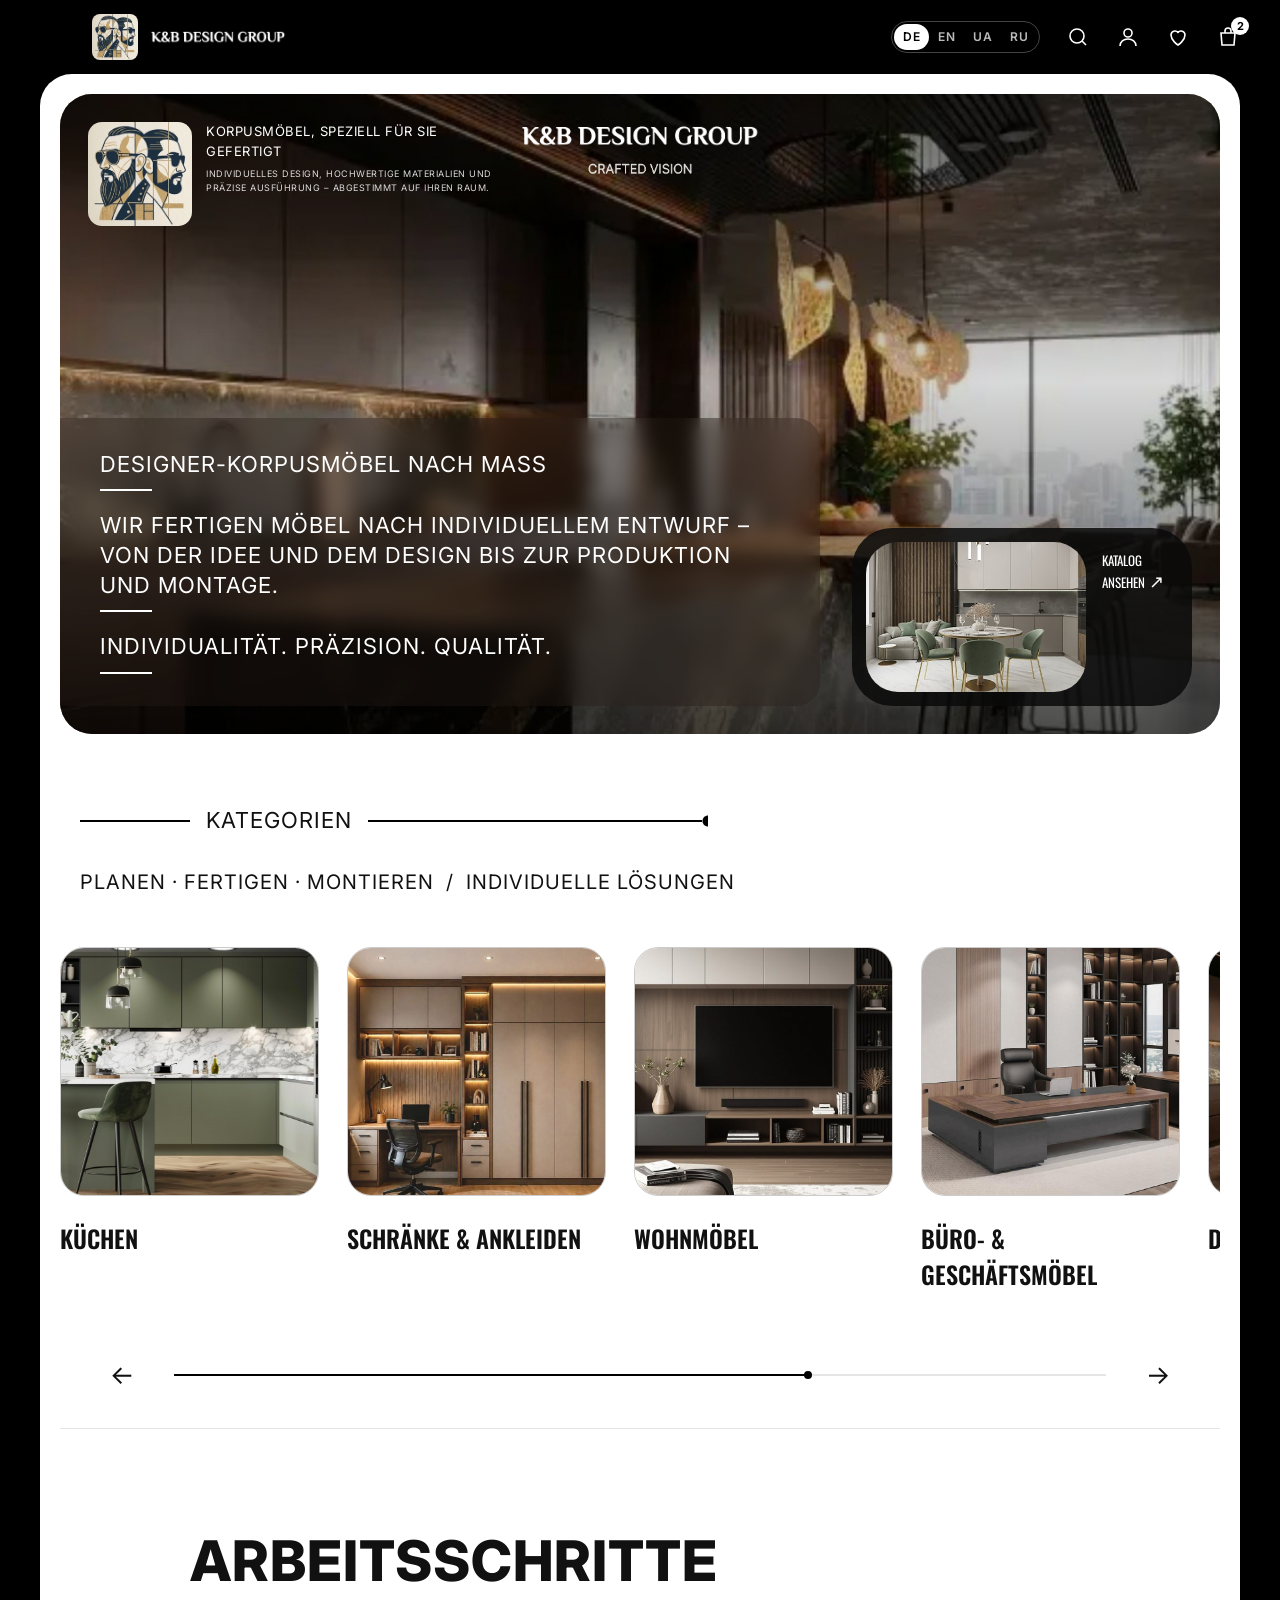
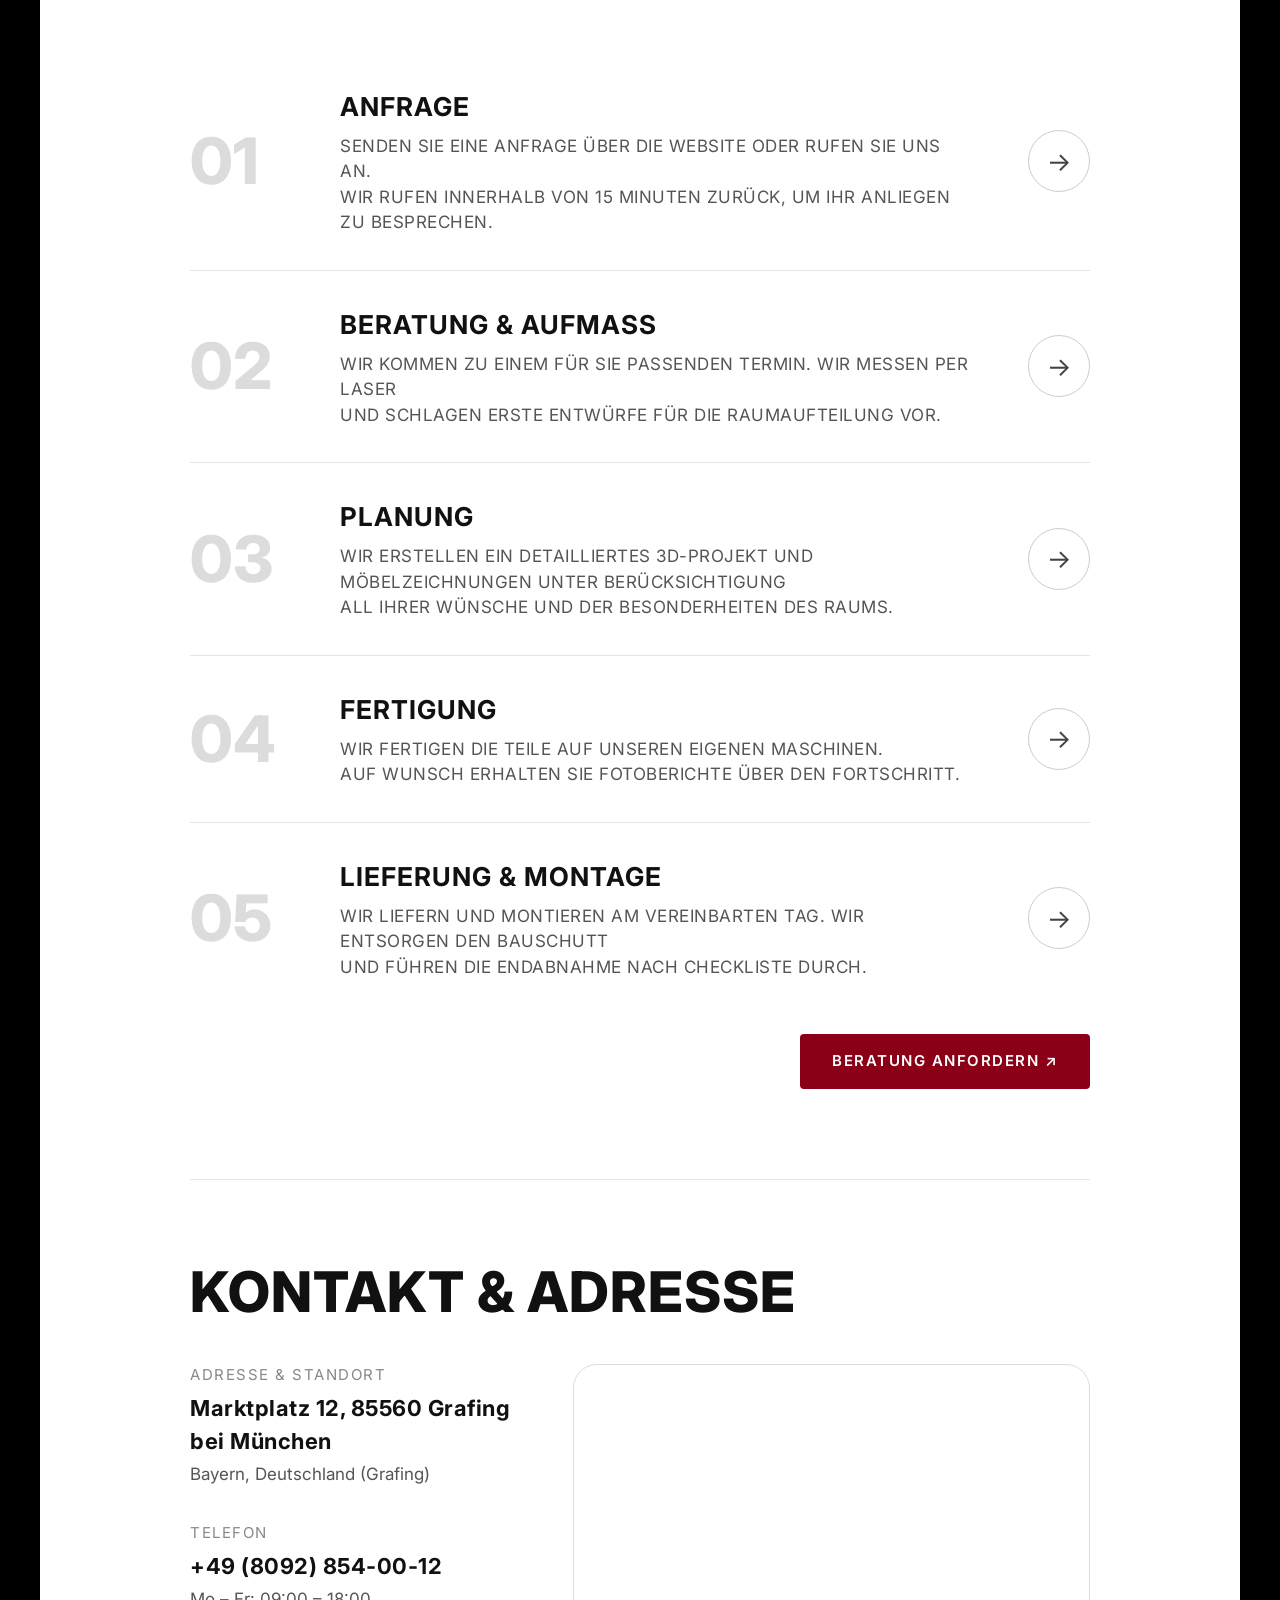
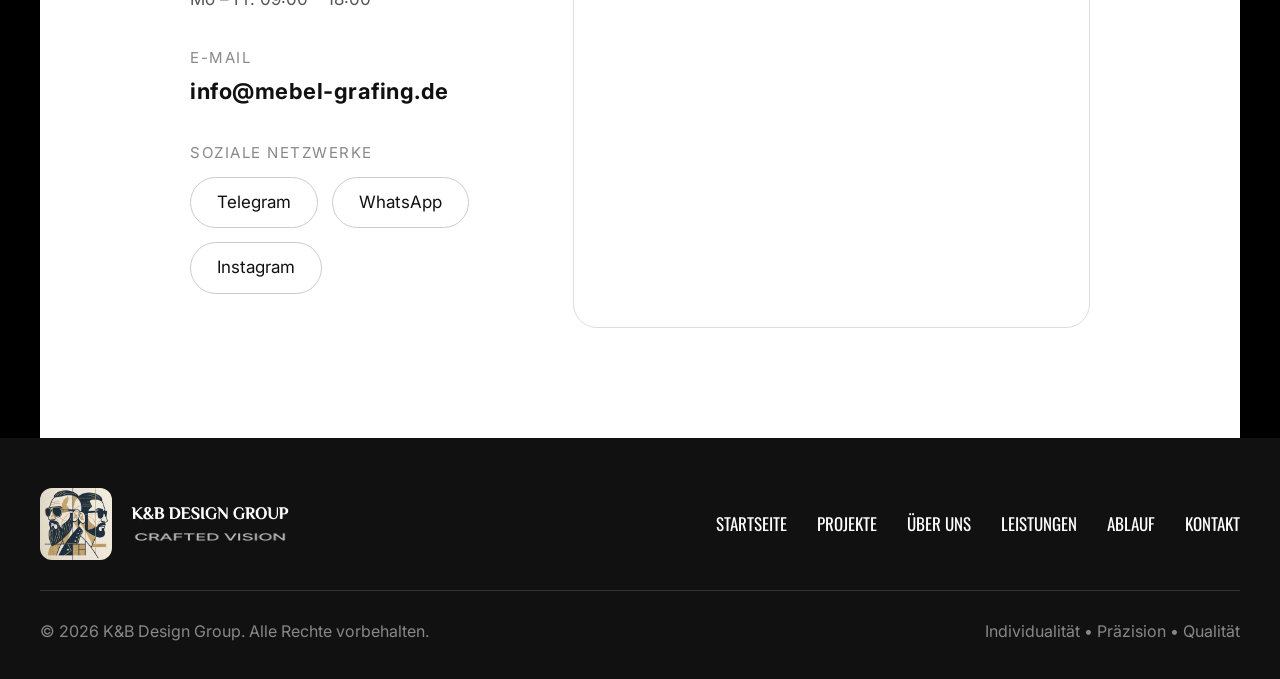
<file: index.html>
<!DOCTYPE html>
<html lang="de">
<head>
    <meta charset="UTF-8">
    <meta name="viewport" content="width=device-width, initial-scale=1.0">
    <title data-i18n="meta.index.title">K&amp;B Design Group | Korpusmöbel nach Maß in Grafing bei München</title>
    <meta name="description" content="Designer-Korpusmöbel nach Maß: Küchen, Schränke, Ankleiden, Möbel für Zuhause und Unternehmen. Grafing bei München." data-i18n-content="meta.index.desc">
    <link rel="icon" type="image/png" href="images/logo/favicon.png">

    <link rel="preconnect" href="https://fonts.googleapis.com">
    <link rel="preconnect" href="https://fonts.gstatic.com" crossorigin>
    <link href="https://fonts.googleapis.com/css2?family=Inter:wght@300;400;500;600;700;800&family=Oswald:wght@500;600;700&display=swap" rel="stylesheet">
    <link rel="stylesheet" href="css/style.css">
</head>
<body>

    <!-- ================= ШАПКА ================= -->
    <header class="site-header">
        <div class="site-header__inner">
            <button class="burger" aria-label="Menü" data-i18n-aria="aria.menu"><span></span><span></span><span></span></button>

            <a href="index.html" class="header-logo" aria-label="Zur Startseite" data-i18n-aria="aria.homeLogo">
                <img class="header-logo__emblem" src="images/logo/logo-emblem.jpg" alt="K&amp;B Design Group">
                <img class="header-logo__name" src="images/logo/logo-name-white.png" alt="K&amp;B Design Group">
            </a>

            <nav class="nav">
                <a href="index.html" data-i18n="nav.home">Startseite</a>
                <a href="projects.html" data-i18n="nav.projects">Projekte</a>
                <a href="about.html" data-i18n="nav.about">Über uns</a>
                <a href="services.html" data-i18n="nav.services">Leistungen</a>
                <a href="process.html" data-i18n="nav.process">Ablauf</a>
                <a href="contacts.html" data-i18n="nav.contacts">Kontakt</a>
            </nav>

            <div class="header-right">
                <!-- Переключатель языков: data-lang = код языка из js/i18n.js -->
                <div class="lang-switch" role="group" aria-label="Sprache wählen" data-i18n-aria="aria.lang">
                    <button data-lang="de" class="is-active">DE</button>
                    <button data-lang="en">EN</button>
                    <button data-lang="uk">UA</button>
                    <button data-lang="ru">RU</button>
                </div>

                <div class="header-icons">
                    <a href="#" aria-label="Suche" data-i18n-aria="aria.search"><svg viewBox="0 0 24 24" fill="none" stroke="currentColor" stroke-width="1.6"><circle cx="11" cy="11" r="7"/><path d="m20 20-4-4"/></svg></a>
                    <a href="#" aria-label="Profil" data-i18n-aria="aria.profile"><svg viewBox="0 0 24 24" fill="none" stroke="currentColor" stroke-width="1.6"><circle cx="12" cy="8" r="4"/><path d="M4 21c0-4.4 3.6-7 8-7s8 2.6 8 7"/></svg></a>
                    <a href="#" aria-label="Merkliste" data-i18n-aria="aria.favorites"><svg viewBox="0 0 24 24" fill="none" stroke="currentColor" stroke-width="1.6"><path d="M12 20s-7-4.4-7-10a4 4 0 0 1 7-2.6A4 4 0 0 1 19 10c0 5.6-7 10-7 10Z"/></svg></a>
                    <a href="#" aria-label="Warenkorb" data-i18n-aria="aria.cart"><svg viewBox="0 0 24 24" fill="none" stroke="currentColor" stroke-width="1.6"><path d="M5 8h14l-1 12H6L5 8Z"/><path d="M9 8V6a3 3 0 0 1 6 0v2"/></svg><span class="cart-badge">2</span></a>
                </div>
            </div>
        </div>
    </header>

    <main class="page">
        <div class="page__inner">

            <!-- ================= ГЛАВНЫЙ ЭКРАН ================= -->
            <section class="hero">
                <div class="hero__top">
                    <div class="brand">
                        <img class="logo-badge" src="images/logo/logo-emblem.jpg" alt="K&amp;B Design Group">
                        <div class="brand__text">
                            <span data-i18n="brand.tagline">Korpusmöbel, speziell für Sie gefertigt</span>
                            <small data-i18n="brand.taglineSmall">Individuelles Design, hochwertige Materialien und präzise Ausführung – abgestimmt auf Ihren Raum.</small>
                        </div>
                    </div>
                    <div class="company-name">
                        <img class="company-name__title" src="images/logo/logo-name-white.png" alt="K&amp;B Design Group">
                        <img class="company-name__slogan" src="images/logo/logo-slogan-white.png" alt="Crafted Vision">
                    </div>
                    <div></div>
                </div>

                <div class="hero__bottom">
                    <div class="hero__glass">
                        <p data-i18n="hero.l1">Designer-Korpusmöbel nach Maß</p>
                        <p data-i18n="hero.l2">Wir fertigen Möbel nach individuellem Entwurf –<br>von der Idee und dem Design bis zur Produktion und Montage.</p>
                        <p data-i18n="hero.l3">Individualität. Präzision. Qualität.</p>
                    </div>

                    <a href="projects.html" class="catalog-card">
                        <img src="images/catalog-thumb.jpg" alt="Beispiel für ein Interieur" data-i18n-alt="hero.catalogAlt">
                        <span data-i18n="hero.catalog">Katalog<br>ansehen</span>
                    </a>
                </div>
            </section>

            <!-- ================= КАТЕГОРИИ ================= -->
            <section class="categories" data-slider>
                <div class="categories__head">
                    <div class="categories__label" data-i18n="cat.label">Kategorien</div>
                    <div class="categories__slogan" data-i18n="cat.slogan">Planen · Fertigen · Montieren &nbsp;/&nbsp; Individuelle Lösungen</div>
                </div>

                <div class="slider">
                    <a href="services.html#kitchens" class="cat-card">
                        <img src="images/cat-kitchens.jpg" alt="Küchen" data-i18n-alt="cat.kitchens">
                        <h3 data-i18n="cat.kitchens">Küchen</h3>
                    </a>
                    <a href="services.html#wardrobes" class="cat-card">
                        <img src="images/cat-wardrobes.jpg" alt="Schränke & Ankleiden" data-i18n-alt="cat.wardrobes">
                        <h3 data-i18n="cat.wardrobes">Schränke &amp; Ankleiden</h3>
                    </a>
                    <a href="services.html#home" class="cat-card">
                        <img src="images/cat-home.jpg" alt="Wohnmöbel" data-i18n-alt="cat.home">
                        <h3 data-i18n="cat.home">Wohnmöbel</h3>
                    </a>
                    <a href="services.html#business" class="cat-card">
                        <img src="images/cat-business.jpg" alt="Büro- & Geschäftsmöbel" data-i18n-alt="cat.business">
                        <h3 data-i18n="cat.business">Büro- &amp; Geschäftsmöbel</h3>
                    </a>
                    <a href="services.html#kitchens" class="cat-card">
                        <img src="images/kitchen-premium.jpg" alt="Designerküchen" data-i18n-alt="cat.designKitchens">
                        <h3 data-i18n="cat.designKitchens">Designerküchen</h3>
                    </a>
                    <a href="services.html#wardrobes" class="cat-card">
                        <img src="images/wardrobe-premium.jpg" alt="Ankleidesysteme" data-i18n-alt="cat.closetSystems">
                        <h3 data-i18n="cat.closetSystems">Ankleidesysteme</h3>
                    </a>
                </div>

                <div class="slider-controls">
                    <button data-prev aria-label="Zurück" data-i18n-aria="aria.prev">&larr;</button>
                    <div class="slider-progress"><div class="slider-progress__bar"></div></div>
                    <button data-next aria-label="Weiter" data-i18n-aria="aria.next">&rarr;</button>
                </div>
            </section>

            <!-- ================= ЭТАПЫ РАБОТЫ ================= -->
            <section class="steps">
                <h2 class="steps__title" data-i18n="steps.title">Arbeitsschritte</h2>

                <ol class="steps__list">
                    <li class="step">
                        <button class="step__head">
                            <span class="step__num">01</span>
                            <span class="step__info">
                                <span class="step__title" data-i18n="step1.title">Anfrage</span>
                                <span class="step__text" data-i18n="step1.text">Senden Sie eine Anfrage über die Website oder rufen Sie uns an.<br>Wir rufen innerhalb von 15 Minuten zurück, um Ihr Anliegen zu besprechen.</span>
                            </span>
                            <span class="step__arrow">&rarr;</span>
                        </button>
                        <div class="step__more" data-i18n="step1.more">Wir klären, welche Möbel Sie benötigen, ungefähre Maße, Termine und Budget. Gerne können Sie direkt Fotos des Raums oder eine Skizze schicken.</div>
                    </li>
                    <li class="step">
                        <button class="step__head">
                            <span class="step__num">02</span>
                            <span class="step__info">
                                <span class="step__title" data-i18n="step2.title">Beratung &amp; Aufmaß</span>
                                <span class="step__text" data-i18n="step2.text">Wir kommen zu einem für Sie passenden Termin. Wir messen per Laser<br>und schlagen erste Entwürfe für die Raumaufteilung vor.</span>
                            </span>
                            <span class="step__arrow">&rarr;</span>
                        </button>
                        <div class="step__more" data-i18n="step2.more">Der Designer zeigt Ihnen Muster von Materialien, Fronten und Beschlägen direkt vor Ort.</div>
                    </li>
                    <li class="step">
                        <button class="step__head">
                            <span class="step__num">03</span>
                            <span class="step__info">
                                <span class="step__title" data-i18n="step3.title">Planung</span>
                                <span class="step__text" data-i18n="step3.text">Wir erstellen ein detailliertes 3D-Projekt und Möbelzeichnungen unter Berücksichtigung<br>all Ihrer Wünsche und der Besonderheiten des Raums.</span>
                            </span>
                            <span class="step__arrow">&rarr;</span>
                        </button>
                        <div class="step__more" data-i18n="step3.more">Sie erhalten eine Visualisierung und einen genauen Kostenvoranschlag. Der Preis wird im Vertrag festgeschrieben.</div>
                    </li>
                    <li class="step">
                        <button class="step__head">
                            <span class="step__num">04</span>
                            <span class="step__info">
                                <span class="step__title" data-i18n="step4.title">Fertigung</span>
                                <span class="step__text" data-i18n="step4.text">Wir fertigen die Teile auf unseren eigenen Maschinen.<br>Auf Wunsch erhalten Sie Fotoberichte über den Fortschritt.</span>
                            </span>
                            <span class="step__arrow">&rarr;</span>
                        </button>
                        <div class="step__more" data-i18n="step4.more">Die Qualitätskontrolle erfolgt in jeder Phase der Produktion.</div>
                    </li>
                    <li class="step">
                        <button class="step__head">
                            <span class="step__num">05</span>
                            <span class="step__info">
                                <span class="step__title" data-i18n="step5.title">Lieferung &amp; Montage</span>
                                <span class="step__text" data-i18n="step5.text">Wir liefern und montieren am vereinbarten Tag. Wir entsorgen den Bauschutt<br>und führen die Endabnahme nach Checkliste durch.</span>
                            </span>
                            <span class="step__arrow">&rarr;</span>
                        </button>
                        <div class="step__more" data-i18n="step5.more">Nach der Montage – Garantieservice und Justierung der Beschläge.</div>
                    </li>
                </ol>
                <div class="steps__cta">
                    <a href="#" class="btn" data-modal-open data-i18n="cta.consult">Beratung anfordern ↗</a>
                </div>
            </section>

            <!-- ================= КОНТАКТЫ ================= -->
            <section class="contacts-light">
                <h2 class="steps__title" data-i18n="contacts.title">Kontakt &amp; Adresse</h2>

                <div class="contacts-grid">
                    <div>
                        <div class="contact-item">
                            <div class="contact-item__label" data-i18n="contacts.addressLabel">Adresse &amp; Standort</div>
                            <div class="contact-item__value">Marktplatz 12, 85560 Grafing bei München</div>
                            <div class="contact-item__sub" data-i18n="contacts.region">Bayern, Deutschland (Grafing)</div>
                        </div>
                        <div class="contact-item">
                            <div class="contact-item__label" data-i18n="contacts.phoneLabel">Telefon</div>
                            <a href="tel:+498092854012" class="contact-item__value">+49 (8092) 854-00-12</a>
                            <div class="contact-item__sub" data-i18n="contacts.hours">Mo – Fr: 09:00 – 18:00</div>
                        </div>
                        <div class="contact-item">
                            <div class="contact-item__label" data-i18n="contacts.emailLabel">E-Mail</div>
                            <a href="mailto:info@mebel-grafing.de" class="contact-item__value">info@mebel-grafing.de</a>
                        </div>
                        <div class="contact-item">
                            <div class="contact-item__label" data-i18n="contacts.socialLabel">Soziale Netzwerke</div>
                            <div class="socials">
                                <a href="#" class="social-btn">Telegram</a>
                                <a href="#" class="social-btn">WhatsApp</a>
                                <a href="#" class="social-btn">Instagram</a>
                            </div>
                        </div>
                    </div>

                    <div class="map">
                        <iframe src="https://www.openstreetmap.org/export/embed.html?bbox=11.9580%2C48.0410%2C11.9800%2C48.0500&amp;layer=mapnik&amp;marker=48.0456%2C11.9690" title="Karte: Grafing bei München" data-i18n-title="contacts.map" loading="lazy"></iframe>
                    </div>
                </div>
            </section>

        </div>
    </main>

    <!-- ================= ПОДВАЛ ================= -->
    <footer class="site-footer">
        <div class="container">
            <div class="site-footer__top">
                <a href="index.html" class="footer-brand" aria-label="Zur Startseite" data-i18n-aria="aria.homeLogo">
                    <img class="footer-brand__emblem" src="images/logo/logo-emblem.jpg" alt="">
                    <span class="footer-brand__text">
                        <img class="footer-brand__name" src="images/logo/logo-name-white.png" alt="K&amp;B Design Group">
                        <img class="footer-brand__slogan" src="images/logo/logo-slogan-white.png" alt="Crafted Vision">
                    </span>
                </a>
                <nav class="site-footer__nav">
                    <a href="index.html" data-i18n="nav.home">Startseite</a>
                    <a href="projects.html" data-i18n="nav.projects">Projekte</a>
                    <a href="about.html" data-i18n="nav.about">Über uns</a>
                    <a href="services.html" data-i18n="nav.services">Leistungen</a>
                    <a href="process.html" data-i18n="nav.process">Ablauf</a>
                    <a href="contacts.html" data-i18n="nav.contacts">Kontakt</a>
                </nav>
            </div>
            <div class="site-footer__bottom">
                <span>© <span data-year></span> K&amp;B Design Group. <span data-i18n="footer.rights">Alle Rechte vorbehalten.</span></span>
                <span data-i18n="footer.values">Individualität • Präzision • Qualität</span>
            </div>
        </div>
    </footer>

    <!-- ================= МОДАЛЬНОЕ ОКНО ================= -->
    <div class="modal" id="modal">
        <div class="modal__box">
            <button class="modal__close" aria-label="Schließen" data-i18n-aria="aria.close">&times;</button>
            <h2 data-i18n="modal.title">Beratung anfordern</h2>
            <p data-i18n="modal.text">Hinterlassen Sie Ihre Kontaktdaten – wir rufen Sie innerhalb von 15 Minuten zurück.</p>
            <form class="form">
                <input type="text" name="name" placeholder="Ihr Name" data-i18n-placeholder="form.name" required>
                <input type="tel" name="phone" placeholder="Telefon" data-i18n-placeholder="form.phone" required>
                <textarea name="message" placeholder="Was möchten Sie bestellen?" data-i18n-placeholder="form.message"></textarea>
                <button type="submit" class="btn" data-i18n="form.submit">Anfrage senden</button>
                <div class="form__success" data-i18n="form.success">Vielen Dank! Wir melden uns in Kürze bei Ihnen.</div>
                <div class="form__agree" data-i18n="form.agree">Mit dem Absenden stimmen Sie der Verarbeitung Ihrer personenbezogenen Daten zu.</div>
            </form>
        </div>
    </div>

    <!-- Сначала переводы, потом остальные скрипты -->
    <script src="js/i18n.js"></script>
    <script src="js/main.js"></script>
</body>
</html>
</file>
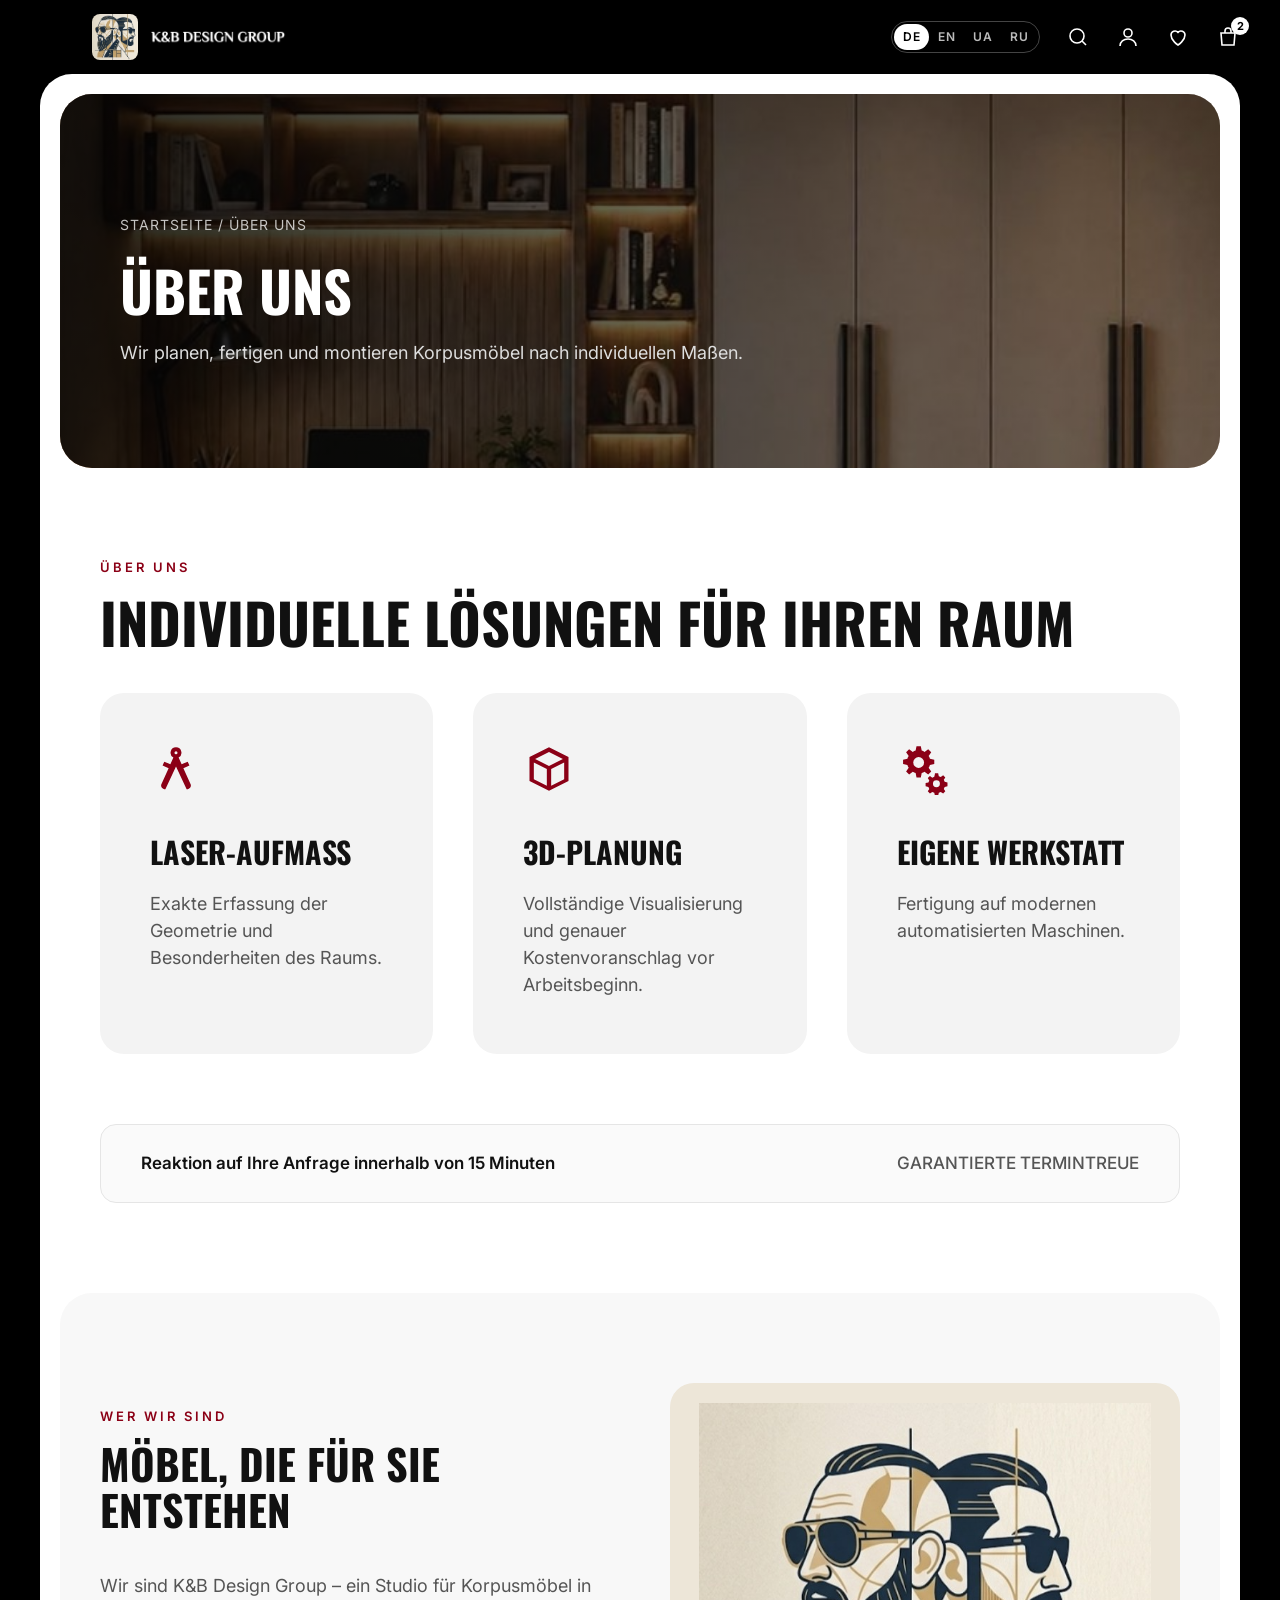
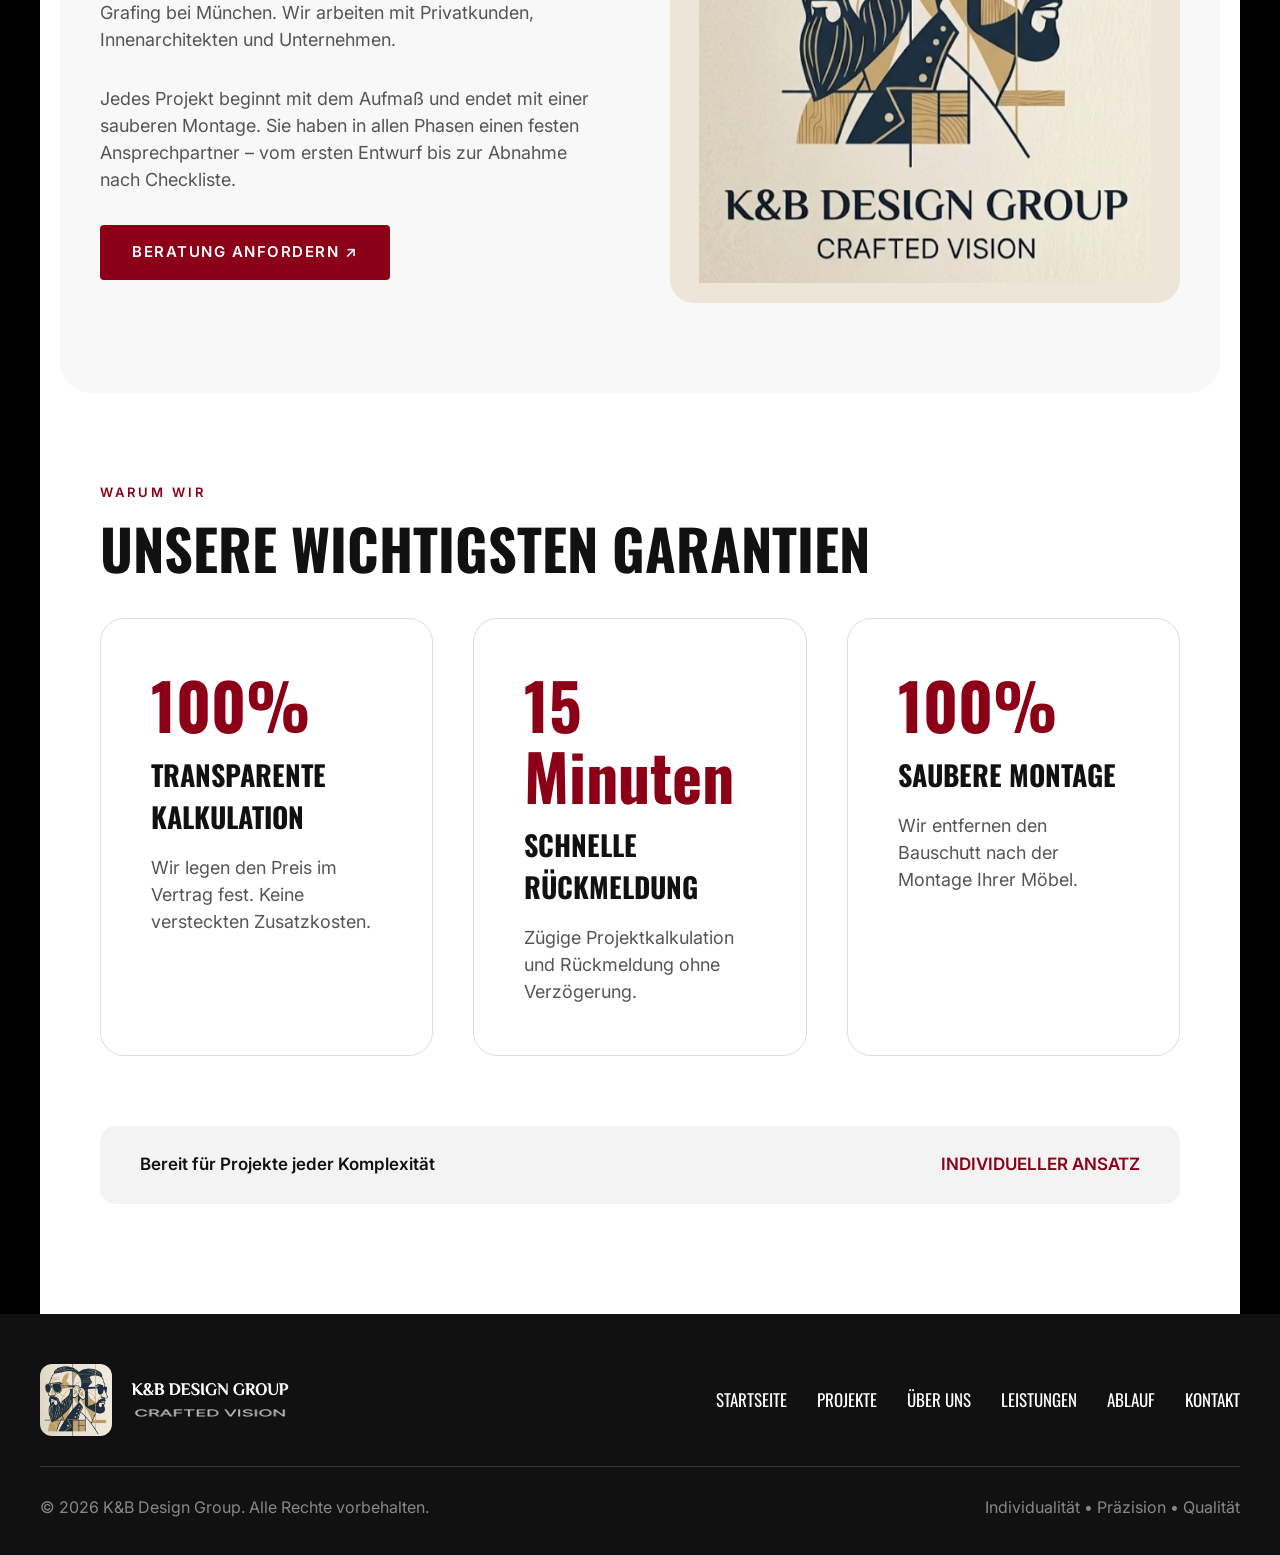
<file: about.html>
<!DOCTYPE html>
<html lang="de">
<head>
    <meta charset="UTF-8">
    <meta name="viewport" content="width=device-width, initial-scale=1.0">
    <title data-i18n="meta.about.title">Über uns | K&amp;B Design Group</title>
    <meta name="description" content="Über das Studio: Laser-Aufmaß, 3D-Planung, eigene Werkstatt und Garantien." data-i18n-content="meta.about.desc">
    <link rel="icon" type="image/png" href="images/logo/favicon.png">

    <link rel="preconnect" href="https://fonts.googleapis.com">
    <link rel="preconnect" href="https://fonts.gstatic.com" crossorigin>
    <link href="https://fonts.googleapis.com/css2?family=Inter:wght@300;400;500;600;700;800&family=Oswald:wght@500;600;700&display=swap" rel="stylesheet">
    <link rel="stylesheet" href="css/style.css">
</head>
<body>

    <!-- ================= ШАПКА ================= -->
    <header class="site-header">
        <div class="site-header__inner">
            <button class="burger" aria-label="Menü" data-i18n-aria="aria.menu"><span></span><span></span><span></span></button>

            <a href="index.html" class="header-logo" aria-label="Zur Startseite" data-i18n-aria="aria.homeLogo">
                <img class="header-logo__emblem" src="images/logo/logo-emblem.jpg" alt="K&amp;B Design Group">
                <img class="header-logo__name" src="images/logo/logo-name-white.png" alt="K&amp;B Design Group">
            </a>

            <nav class="nav">
                <a href="index.html" data-i18n="nav.home">Startseite</a>
                <a href="projects.html" data-i18n="nav.projects">Projekte</a>
                <a href="about.html" data-i18n="nav.about">Über uns</a>
                <a href="services.html" data-i18n="nav.services">Leistungen</a>
                <a href="process.html" data-i18n="nav.process">Ablauf</a>
                <a href="contacts.html" data-i18n="nav.contacts">Kontakt</a>
            </nav>

            <div class="header-right">
                <!-- Переключатель языков: data-lang = код языка из js/i18n.js -->
                <div class="lang-switch" role="group" aria-label="Sprache wählen" data-i18n-aria="aria.lang">
                    <button data-lang="de" class="is-active">DE</button>
                    <button data-lang="en">EN</button>
                    <button data-lang="uk">UA</button>
                    <button data-lang="ru">RU</button>
                </div>

                <div class="header-icons">
                    <a href="#" aria-label="Suche" data-i18n-aria="aria.search"><svg viewBox="0 0 24 24" fill="none" stroke="currentColor" stroke-width="1.6"><circle cx="11" cy="11" r="7"/><path d="m20 20-4-4"/></svg></a>
                    <a href="#" aria-label="Profil" data-i18n-aria="aria.profile"><svg viewBox="0 0 24 24" fill="none" stroke="currentColor" stroke-width="1.6"><circle cx="12" cy="8" r="4"/><path d="M4 21c0-4.4 3.6-7 8-7s8 2.6 8 7"/></svg></a>
                    <a href="#" aria-label="Merkliste" data-i18n-aria="aria.favorites"><svg viewBox="0 0 24 24" fill="none" stroke="currentColor" stroke-width="1.6"><path d="M12 20s-7-4.4-7-10a4 4 0 0 1 7-2.6A4 4 0 0 1 19 10c0 5.6-7 10-7 10Z"/></svg></a>
                    <a href="#" aria-label="Warenkorb" data-i18n-aria="aria.cart"><svg viewBox="0 0 24 24" fill="none" stroke="currentColor" stroke-width="1.6"><path d="M5 8h14l-1 12H6L5 8Z"/><path d="M9 8V6a3 3 0 0 1 6 0v2"/></svg><span class="cart-badge">2</span></a>
                </div>
            </div>
        </div>
    </header>

    <main class="page">
        <div class="page__inner">

            <!-- Шапка страницы -->
            <section class="page-hero" style="background-image: url('images/cat-wardrobes.jpg');">
                <div class="breadcrumbs"><a href="index.html" data-i18n="nav.home">Startseite</a> / <span data-i18n="nav.about">Über uns</span></div>
                <br>
                <h1 class="title" data-i18n="nav.about">Über uns</h1>
                <p class="lead" style="color:#ddd;" data-i18n="about.heroLead">Wir planen, fertigen und montieren Korpusmöbel nach individuellen Maßen.</p>
            </section>

            <!-- Индивидуальные решения -->
            <section class="section">
                <div class="container">
                    <span class="eyebrow" data-i18n="nav.about">Über uns</span>
                    <h2 class="title" data-i18n="about.title">Individuelle Lösungen für Ihren Raum</h2>

                    <div class="features">
                        <div class="feature">
                            <svg viewBox="0 0 24 24" fill="currentColor"><path d="M12 2a2.5 2.5 0 0 1 1.2 4.7l1.4 3.1 2.8-1.2.8 1.8-2.8 1.2 3.3 7.3c.5 1-.1 2.2-1.2 2.4l-.6.1-4.9-10.6-4.9 10.6-.6-.1c-1.1-.2-1.7-1.4-1.2-2.4l3.3-7.3-2.8-1.2.8-1.8 2.8 1.2 1.4-3.1A2.5 2.5 0 0 1 12 2Zm0 1.8a.7.7 0 1 0 0 1.4.7.7 0 0 0 0-1.4Z"/></svg>
                            <h3 data-i18n="feat1.title">Laser-Aufmaß</h3>
                            <p data-i18n="feat1.text">Exakte Erfassung der Geometrie und Besonderheiten des Raums.</p>
                        </div>
                        <div class="feature">
                            <svg viewBox="0 0 24 24" fill="currentColor"><path d="M12 2 3 6.5v11L12 22l9-4.5v-11L12 2Zm0 2.2 6.4 3.2L12 10.6 5.6 7.4 12 4.2ZM5 9l6 3v7.7l-6-3V9Zm8 10.7V12l6-3v7.7l-6 3Z"/></svg>
                            <h3 data-i18n="feat2.title">3D&#8209;Planung</h3>
                            <p data-i18n="feat2.text">Vollständige Visualisierung und genauer Kostenvoranschlag vor Arbeitsbeginn.</p>
                        </div>
                        <div class="feature">
                            <svg viewBox="0 0 24 24" fill="currentColor"><path d="M9 1.5h2l.4 2a5 5 0 0 1 1.3.6l1.7-1.2 1.4 1.4-1.2 1.7c.3.4.5.8.6 1.3l2 .4v2l-2 .4a5 5 0 0 1-.6 1.3l1.2 1.7-1.4 1.4-1.7-1.2a5 5 0 0 1-1.3.6l-.4 2H9l-.4-2a5 5 0 0 1-1.3-.6l-1.7 1.2-1.4-1.4 1.2-1.7a5 5 0 0 1-.6-1.3l-2-.4v-2l2-.4c.1-.5.3-.9.6-1.3L4.2 4.3l1.4-1.4 1.7 1.2c.4-.3.8-.5 1.3-.6l.4-2ZM10 6.5a2.5 2.5 0 1 0 0 5 2.5 2.5 0 0 0 0-5Zm7.5 7.5h1.5l.3 1.3.9.4 1.1-.8 1 1-.7 1.1.4.9 1.3.3V20l-1.3.3-.4.9.7 1.1-1 1-1.1-.7-.9.4-.3 1.3h-1.5l-.3-1.3-.9-.4-1.1.7-1-1 .7-1.1-.4-.9-1.3-.3v-1.5l1.3-.3.4-.9-.7-1.1 1-1 1.1.8.9-.4.3-1.3Zm.7 3.2a1.6 1.6 0 1 0 0 3.2 1.6 1.6 0 0 0 0-3.2Z"/></svg>
                            <h3 data-i18n="feat3.title">Eigene Werkstatt</h3>
                            <p data-i18n="feat3.text">Fertigung auf modernen automatisierten Maschinen.</p>
                        </div>
                    </div>

                    <div class="info-bar info-bar--outline">
                        <span data-i18n="about.bar1">Reaktion auf Ihre Anfrage innerhalb von 15 Minuten</span>
                        <span data-i18n="about.bar2">Garantierte Termintreue</span>
                    </div>
                </div>
            </section>

            <!-- Кто мы -->
            <section class="section section--light" style="border-radius: 32px;">
                <div class="container about-split">
                    <div>
                        <span class="eyebrow" data-i18n="about.whoEyebrow">Wer wir sind</span>
                        <h2 class="title title--sm" data-i18n="about.whoTitle">Möbel, die für Sie entstehen</h2>
                        <p class="lead" data-i18n="about.whoText1">Wir sind K&amp;B Design Group – ein Studio für Korpusmöbel in Grafing bei München. Wir arbeiten mit Privatkunden, Innenarchitekten und Unternehmen.</p>
                        <p class="lead" data-i18n="about.whoText2">Jedes Projekt beginnt mit dem Aufmaß und endet mit einer sauberen Montage. Sie haben in allen Phasen einen festen Ansprechpartner – vom ersten Entwurf bis zur Abnahme nach Checkliste.</p>
                        <a href="#" class="btn" data-modal-open data-i18n="cta.consult">Beratung anfordern ↗</a>
                    </div>
                    <img class="about-logo" src="images/logo/logo-full.jpg" alt="K&amp;B Design Group — Crafted Vision">
                </div>
            </section>

            <!-- Гарантии -->
            <section class="section">
                <div class="container">
                    <span class="eyebrow" data-i18n="guar.eyebrow">Warum wir</span>
                    <h2 class="title" data-i18n="guar.title">Unsere wichtigsten Garantien</h2>

                    <div class="guarantees">
                        <div class="guarantee">
                            <div class="guarantee__num">100%</div>
                            <h3 data-i18n="guar1.title">Transparente Kalkulation</h3>
                            <p data-i18n="guar1.text">Wir legen den Preis im Vertrag fest. Keine versteckten Zusatzkosten.</p>
                        </div>
                        <div class="guarantee">
                            <div class="guarantee__num" data-i18n="guar2.num">15 Minuten</div>
                            <h3 data-i18n="guar2.title">Schnelle Rückmeldung</h3>
                            <p data-i18n="guar2.text">Zügige Projektkalkulation und Rückmeldung ohne Verzögerung.</p>
                        </div>
                        <div class="guarantee">
                            <div class="guarantee__num">100%</div>
                            <h3 data-i18n="guar3.title">Saubere Montage</h3>
                            <p data-i18n="guar3.text">Wir entfernen den Bauschutt nach der Montage Ihrer Möbel.</p>
                        </div>
                    </div>

                    <div class="info-bar">
                        <span data-i18n="guar.bar1">Bereit für Projekte jeder Komplexität</span>
                        <span data-i18n="guar.bar2">Individueller Ansatz</span>
                    </div>
                </div>
            </section>

        </div>
    </main>

    <!-- ================= ПОДВАЛ ================= -->
    <footer class="site-footer">
        <div class="container">
            <div class="site-footer__top">
                <a href="index.html" class="footer-brand" aria-label="Zur Startseite" data-i18n-aria="aria.homeLogo">
                    <img class="footer-brand__emblem" src="images/logo/logo-emblem.jpg" alt="">
                    <span class="footer-brand__text">
                        <img class="footer-brand__name" src="images/logo/logo-name-white.png" alt="K&amp;B Design Group">
                        <img class="footer-brand__slogan" src="images/logo/logo-slogan-white.png" alt="Crafted Vision">
                    </span>
                </a>
                <nav class="site-footer__nav">
                    <a href="index.html" data-i18n="nav.home">Startseite</a>
                    <a href="projects.html" data-i18n="nav.projects">Projekte</a>
                    <a href="about.html" data-i18n="nav.about">Über uns</a>
                    <a href="services.html" data-i18n="nav.services">Leistungen</a>
                    <a href="process.html" data-i18n="nav.process">Ablauf</a>
                    <a href="contacts.html" data-i18n="nav.contacts">Kontakt</a>
                </nav>
            </div>
            <div class="site-footer__bottom">
                <span>© <span data-year></span> K&amp;B Design Group. <span data-i18n="footer.rights">Alle Rechte vorbehalten.</span></span>
                <span data-i18n="footer.values">Individualität • Präzision • Qualität</span>
            </div>
        </div>
    </footer>

    <!-- ================= МОДАЛЬНОЕ ОКНО ================= -->
    <div class="modal" id="modal">
        <div class="modal__box">
            <button class="modal__close" aria-label="Schließen" data-i18n-aria="aria.close">&times;</button>
            <h2 data-i18n="modal.title">Beratung anfordern</h2>
            <p data-i18n="modal.text">Hinterlassen Sie Ihre Kontaktdaten – wir rufen Sie innerhalb von 15 Minuten zurück.</p>
            <form class="form">
                <input type="text" name="name" placeholder="Ihr Name" data-i18n-placeholder="form.name" required>
                <input type="tel" name="phone" placeholder="Telefon" data-i18n-placeholder="form.phone" required>
                <textarea name="message" placeholder="Was möchten Sie bestellen?" data-i18n-placeholder="form.message"></textarea>
                <button type="submit" class="btn" data-i18n="form.submit">Anfrage senden</button>
                <div class="form__success" data-i18n="form.success">Vielen Dank! Wir melden uns in Kürze bei Ihnen.</div>
                <div class="form__agree" data-i18n="form.agree">Mit dem Absenden stimmen Sie der Verarbeitung Ihrer personenbezogenen Daten zu.</div>
            </form>
        </div>
    </div>

    <!-- Сначала переводы, потом остальные скрипты -->
    <script src="js/i18n.js"></script>
    <script src="js/main.js"></script>
</body>
</html>
</file>
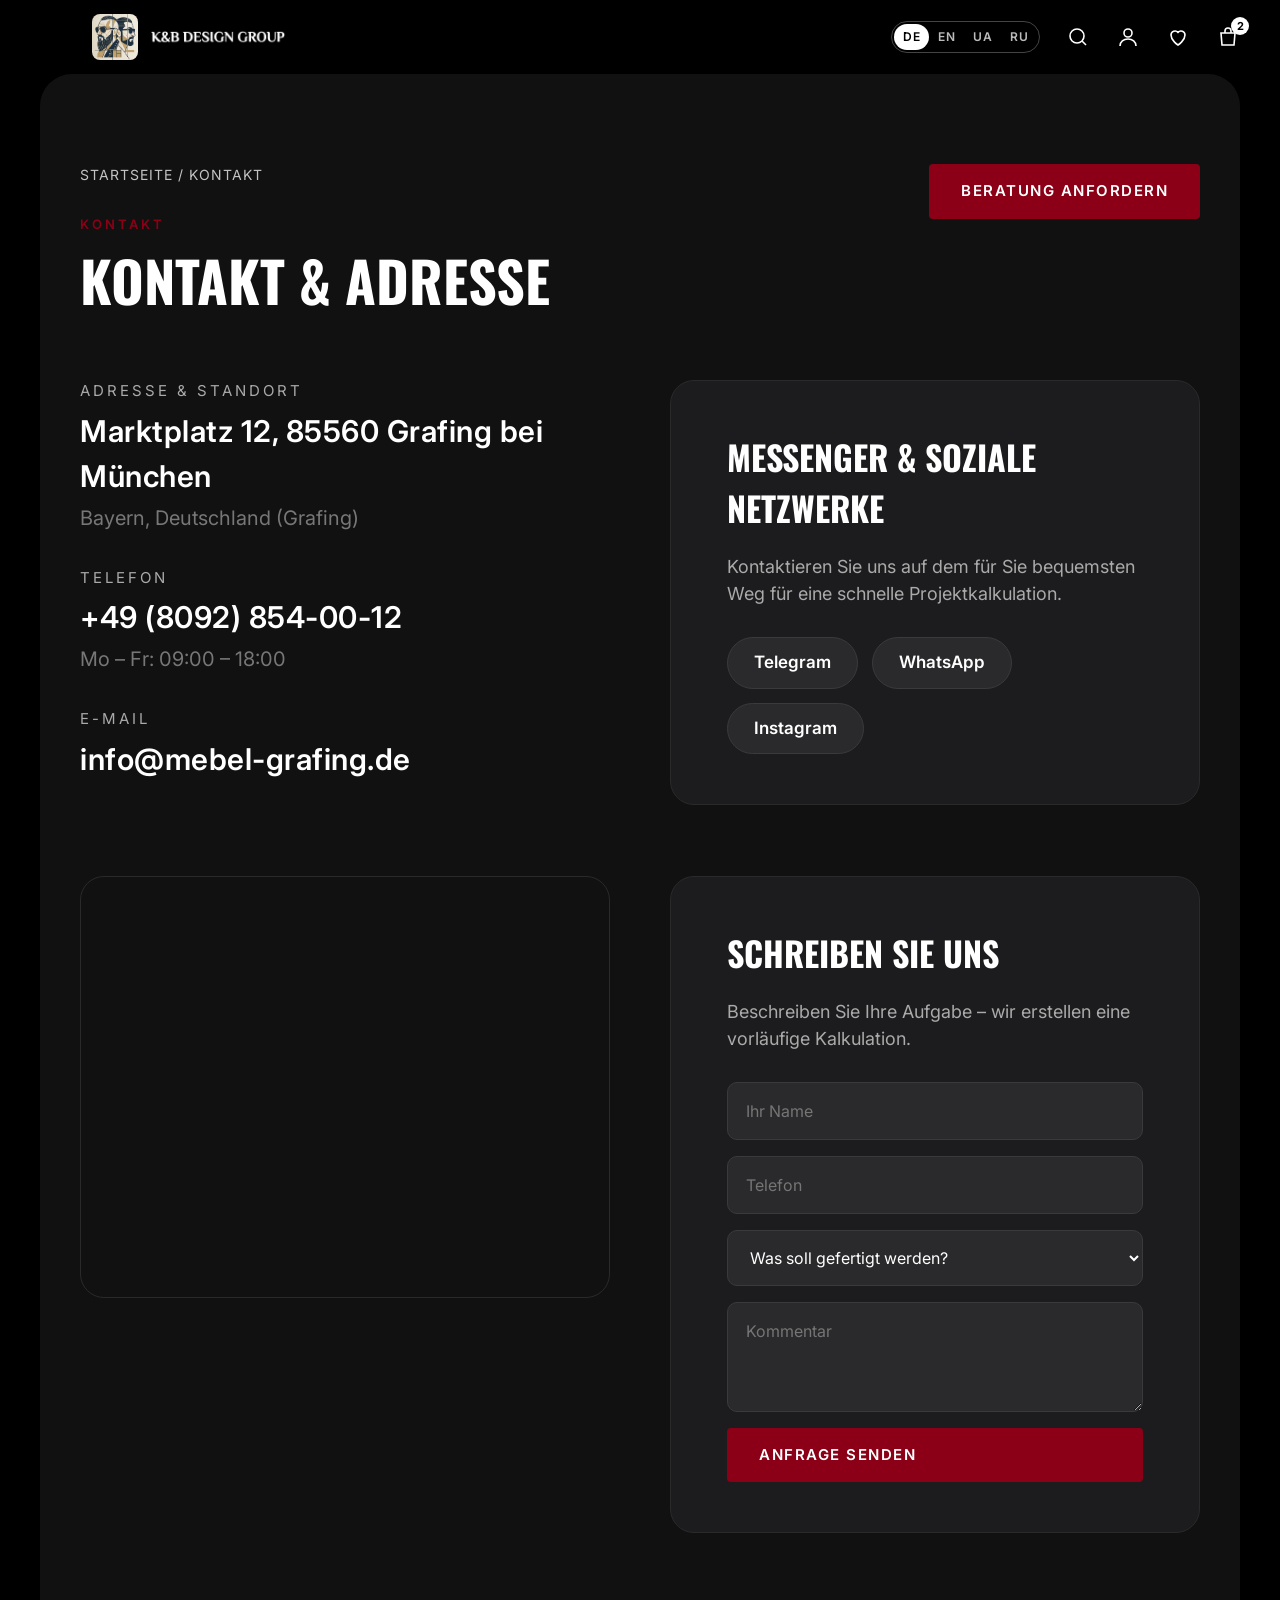
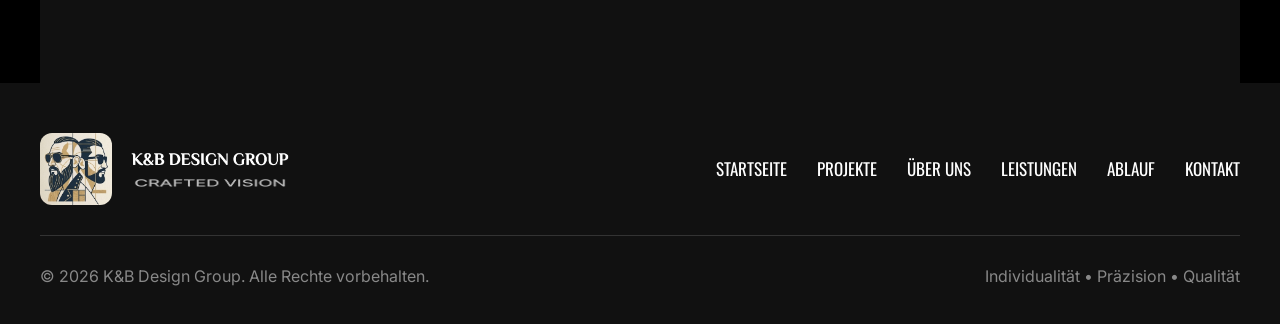
<file: contacts.html>
<!DOCTYPE html>
<html lang="de">
<head>
    <meta charset="UTF-8">
    <meta name="viewport" content="width=device-width, initial-scale=1.0">
    <title data-i18n="meta.contacts.title">Kontakt | K&amp;B Design Group</title>
    <meta name="description" content="Adresse, Telefon und Messenger von K&amp;B Design Group in Grafing bei München." data-i18n-content="meta.contacts.desc">
    <link rel="icon" type="image/png" href="images/logo/favicon.png">

    <link rel="preconnect" href="https://fonts.googleapis.com">
    <link rel="preconnect" href="https://fonts.gstatic.com" crossorigin>
    <link href="https://fonts.googleapis.com/css2?family=Inter:wght@300;400;500;600;700;800&family=Oswald:wght@500;600;700&display=swap" rel="stylesheet">
    <link rel="stylesheet" href="css/style.css">
</head>
<body>

    <!-- ================= ШАПКА ================= -->
    <header class="site-header">
        <div class="site-header__inner">
            <button class="burger" aria-label="Menü" data-i18n-aria="aria.menu"><span></span><span></span><span></span></button>

            <a href="index.html" class="header-logo" aria-label="Zur Startseite" data-i18n-aria="aria.homeLogo">
                <img class="header-logo__emblem" src="images/logo/logo-emblem.jpg" alt="K&amp;B Design Group">
                <img class="header-logo__name" src="images/logo/logo-name-white.png" alt="K&amp;B Design Group">
            </a>

            <nav class="nav">
                <a href="index.html" data-i18n="nav.home">Startseite</a>
                <a href="projects.html" data-i18n="nav.projects">Projekte</a>
                <a href="about.html" data-i18n="nav.about">Über uns</a>
                <a href="services.html" data-i18n="nav.services">Leistungen</a>
                <a href="process.html" data-i18n="nav.process">Ablauf</a>
                <a href="contacts.html" data-i18n="nav.contacts">Kontakt</a>
            </nav>

            <div class="header-right">
                <!-- Переключатель языков: data-lang = код языка из js/i18n.js -->
                <div class="lang-switch" role="group" aria-label="Sprache wählen" data-i18n-aria="aria.lang">
                    <button data-lang="de" class="is-active">DE</button>
                    <button data-lang="en">EN</button>
                    <button data-lang="uk">UA</button>
                    <button data-lang="ru">RU</button>
                </div>

                <div class="header-icons">
                    <a href="#" aria-label="Suche" data-i18n-aria="aria.search"><svg viewBox="0 0 24 24" fill="none" stroke="currentColor" stroke-width="1.6"><circle cx="11" cy="11" r="7"/><path d="m20 20-4-4"/></svg></a>
                    <a href="#" aria-label="Profil" data-i18n-aria="aria.profile"><svg viewBox="0 0 24 24" fill="none" stroke="currentColor" stroke-width="1.6"><circle cx="12" cy="8" r="4"/><path d="M4 21c0-4.4 3.6-7 8-7s8 2.6 8 7"/></svg></a>
                    <a href="#" aria-label="Merkliste" data-i18n-aria="aria.favorites"><svg viewBox="0 0 24 24" fill="none" stroke="currentColor" stroke-width="1.6"><path d="M12 20s-7-4.4-7-10a4 4 0 0 1 7-2.6A4 4 0 0 1 19 10c0 5.6-7 10-7 10Z"/></svg></a>
                    <a href="#" aria-label="Warenkorb" data-i18n-aria="aria.cart"><svg viewBox="0 0 24 24" fill="none" stroke="currentColor" stroke-width="1.6"><path d="M5 8h14l-1 12H6L5 8Z"/><path d="M9 8V6a3 3 0 0 1 6 0v2"/></svg><span class="cart-badge">2</span></a>
                </div>
            </div>
        </div>
    </header>

    <main class="page" style="background: var(--dark);">

        <!-- Контакты (тёмная версия по макету) -->
        <section class="section section--dark contacts-dark">
            <div class="container">
                <div class="contacts-dark__head">
                    <div>
                        <div class="breadcrumbs" style="margin-bottom: 30px;"><a href="index.html" data-i18n="nav.home">Startseite</a> / <span data-i18n="nav.contacts">Kontakt</span></div>
                        <span class="eyebrow" data-i18n="nav.contacts">Kontakt</span>
                        <h1 class="title" style="margin-bottom:0;" data-i18n="contacts.title">Kontakt &amp; Adresse</h1>
                    </div>
                    <a href="#" class="btn" data-modal-open data-i18n="modal.title">Beratung anfordern</a>
                </div>

                <div class="contacts-dark__grid">
                    <div>
                        <div class="contact-item">
                            <div class="contact-item__label" data-i18n="contacts.addressLabel">Adresse &amp; Standort</div>
                            <div class="contact-item__value">Marktplatz 12, 85560 Grafing bei München</div>
                            <div class="contact-item__sub" data-i18n="contacts.region">Bayern, Deutschland (Grafing)</div>
                        </div>
                        <div class="contact-item">
                            <div class="contact-item__label" data-i18n="contacts.phoneLabel">Telefon</div>
                            <a href="tel:+498092854012" class="contact-item__value">+49 (8092) 854-00-12</a>
                            <div class="contact-item__sub" data-i18n="contacts.hours">Mo – Fr: 09:00 – 18:00</div>
                        </div>
                        <div class="contact-item">
                            <div class="contact-item__label" data-i18n="contacts.emailLabel">E-Mail</div>
                            <a href="mailto:info@mebel-grafing.de" class="contact-item__value">info@mebel-grafing.de</a>
                        </div>
                    </div>

                    <div class="dark-card">
                        <h3 data-i18n="contacts.messengers">Messenger &amp; soziale Netzwerke</h3>
                        <p data-i18n="contacts.messengersText">Kontaktieren Sie uns auf dem für Sie bequemsten Weg für eine schnelle Projektkalkulation.</p>
                        <div class="socials">
                            <a href="#" class="social-btn">Telegram</a>
                            <a href="#" class="social-btn">WhatsApp</a>
                            <a href="#" class="social-btn">Instagram</a>
                        </div>
                    </div>
                </div>

                <div class="contacts-dark__grid">
                    <div class="map">
                        <iframe src="https://www.openstreetmap.org/export/embed.html?bbox=11.9580%2C48.0410%2C11.9800%2C48.0500&amp;layer=mapnik&amp;marker=48.0456%2C11.9690" title="Karte: Grafing bei München" data-i18n-title="contacts.map" loading="lazy"></iframe>
                    </div>

                    <div class="dark-card">
                        <h3 data-i18n="contacts.writeUs">Schreiben Sie uns</h3>
                        <p data-i18n="contacts.writeUsText">Beschreiben Sie Ihre Aufgabe – wir erstellen eine vorläufige Kalkulation.</p>
                        <form class="form">
                            <input type="text" name="name" placeholder="Ihr Name" data-i18n-placeholder="form.name" required>
                            <input type="tel" name="phone" placeholder="Telefon" data-i18n-placeholder="form.phone" required>
                            <select name="category">
                                <option value="" data-i18n="form.category">Was soll gefertigt werden?</option>
                                <option value="kitchen" data-i18n="form.optKitchen">Küche</option>
                                <option value="wardrobe" data-i18n="form.optWardrobe">Schrank / Ankleide</option>
                                <option value="home" data-i18n="cat.home">Wohnmöbel</option>
                                <option value="business" data-i18n="cat.business">Büro- &amp; Geschäftsmöbel</option>
                            </select>
                            <textarea name="message" placeholder="Kommentar" data-i18n-placeholder="form.comment"></textarea>
                            <button type="submit" class="btn" data-i18n="form.submit">Anfrage senden</button>
                            <div class="form__success" data-i18n="form.success">Vielen Dank! Wir melden uns in Kürze bei Ihnen.</div>
                        </form>
                    </div>
                </div>
            </div>
        </section>

    </main>

    <!-- ================= ПОДВАЛ ================= -->
    <footer class="site-footer">
        <div class="container">
            <div class="site-footer__top">
                <a href="index.html" class="footer-brand" aria-label="Zur Startseite" data-i18n-aria="aria.homeLogo">
                    <img class="footer-brand__emblem" src="images/logo/logo-emblem.jpg" alt="">
                    <span class="footer-brand__text">
                        <img class="footer-brand__name" src="images/logo/logo-name-white.png" alt="K&amp;B Design Group">
                        <img class="footer-brand__slogan" src="images/logo/logo-slogan-white.png" alt="Crafted Vision">
                    </span>
                </a>
                <nav class="site-footer__nav">
                    <a href="index.html" data-i18n="nav.home">Startseite</a>
                    <a href="projects.html" data-i18n="nav.projects">Projekte</a>
                    <a href="about.html" data-i18n="nav.about">Über uns</a>
                    <a href="services.html" data-i18n="nav.services">Leistungen</a>
                    <a href="process.html" data-i18n="nav.process">Ablauf</a>
                    <a href="contacts.html" data-i18n="nav.contacts">Kontakt</a>
                </nav>
            </div>
            <div class="site-footer__bottom">
                <span>© <span data-year></span> K&amp;B Design Group. <span data-i18n="footer.rights">Alle Rechte vorbehalten.</span></span>
                <span data-i18n="footer.values">Individualität • Präzision • Qualität</span>
            </div>
        </div>
    </footer>

    <!-- ================= МОДАЛЬНОЕ ОКНО ================= -->
    <div class="modal" id="modal">
        <div class="modal__box">
            <button class="modal__close" aria-label="Schließen" data-i18n-aria="aria.close">&times;</button>
            <h2 data-i18n="modal.title">Beratung anfordern</h2>
            <p data-i18n="modal.text">Hinterlassen Sie Ihre Kontaktdaten – wir rufen Sie innerhalb von 15 Minuten zurück.</p>
            <form class="form">
                <input type="text" name="name" placeholder="Ihr Name" data-i18n-placeholder="form.name" required>
                <input type="tel" name="phone" placeholder="Telefon" data-i18n-placeholder="form.phone" required>
                <textarea name="message" placeholder="Was möchten Sie bestellen?" data-i18n-placeholder="form.message"></textarea>
                <button type="submit" class="btn" data-i18n="form.submit">Anfrage senden</button>
                <div class="form__success" data-i18n="form.success">Vielen Dank! Wir melden uns in Kürze bei Ihnen.</div>
                <div class="form__agree" data-i18n="form.agree">Mit dem Absenden stimmen Sie der Verarbeitung Ihrer personenbezogenen Daten zu.</div>
            </form>
        </div>
    </div>

    <!-- Сначала переводы, потом остальные скрипты -->
    <script src="js/i18n.js"></script>
    <script src="js/main.js"></script>
</body>
</html>
</file>
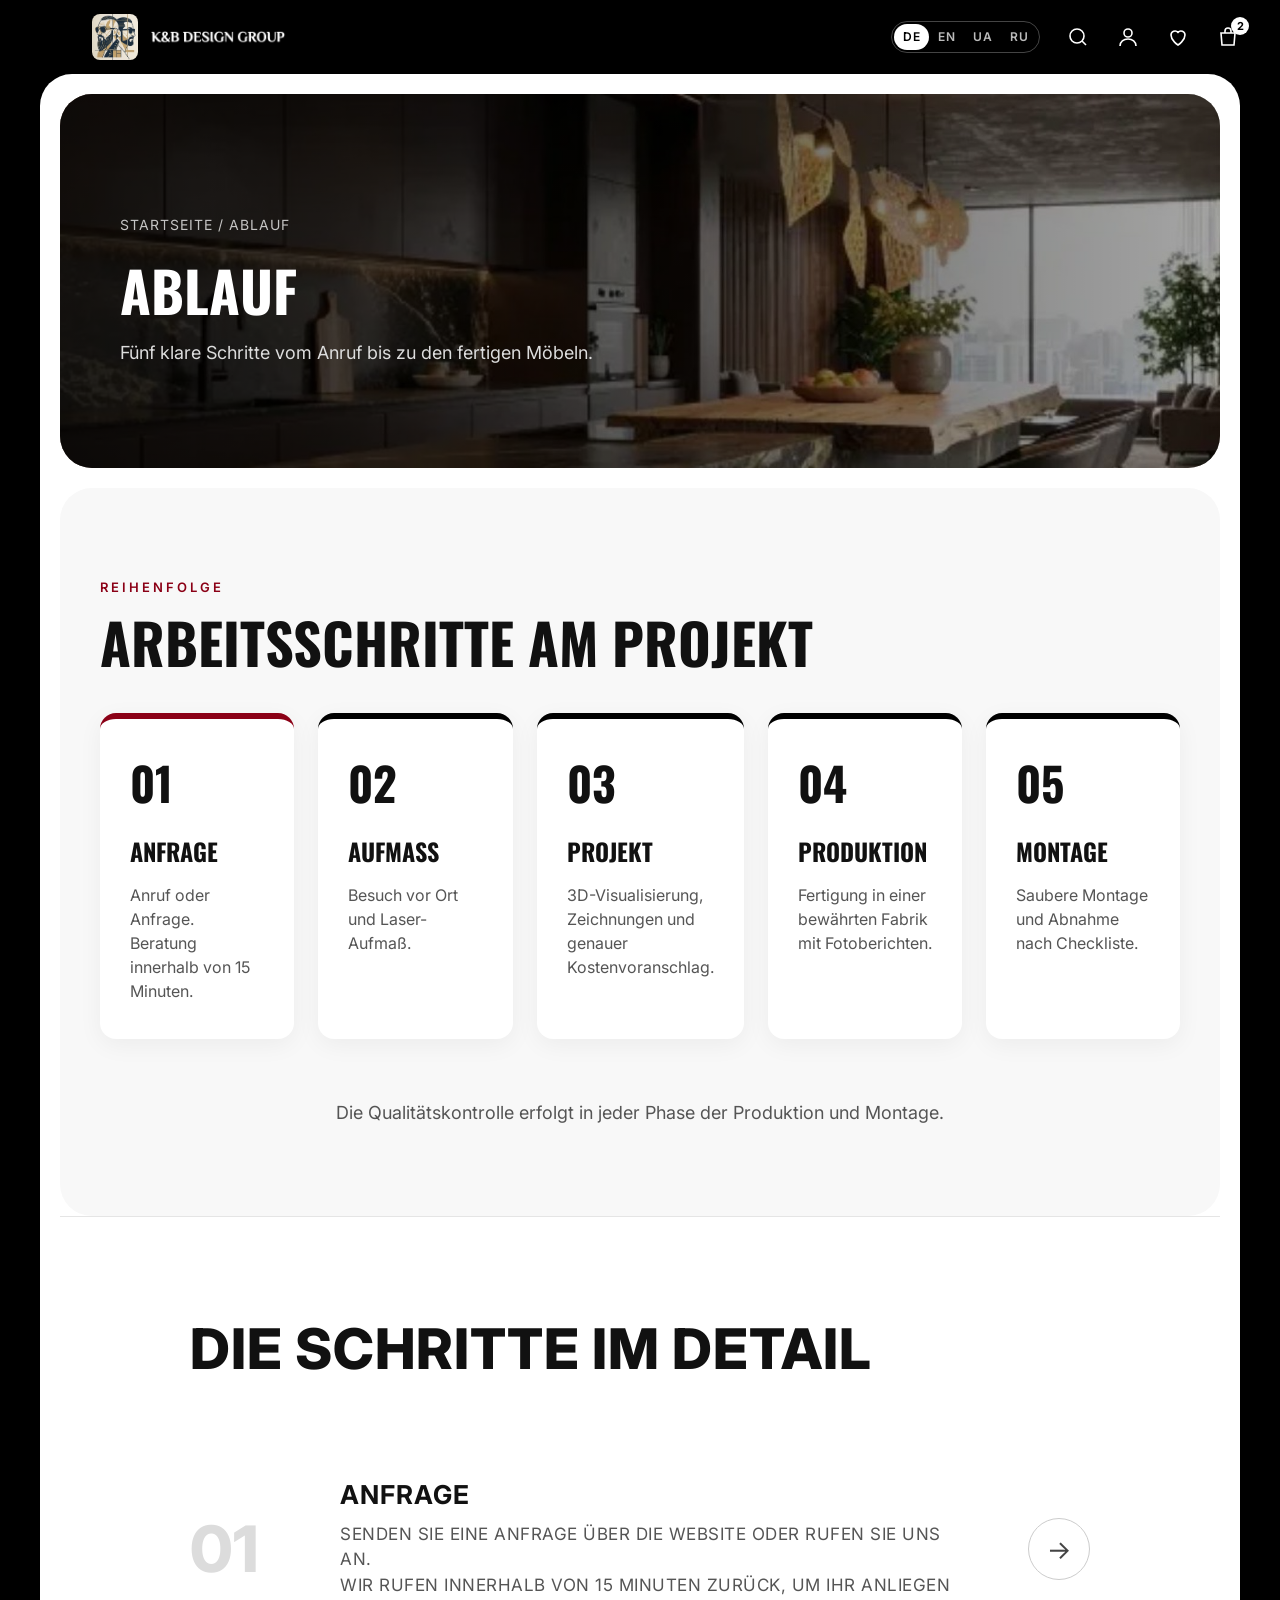
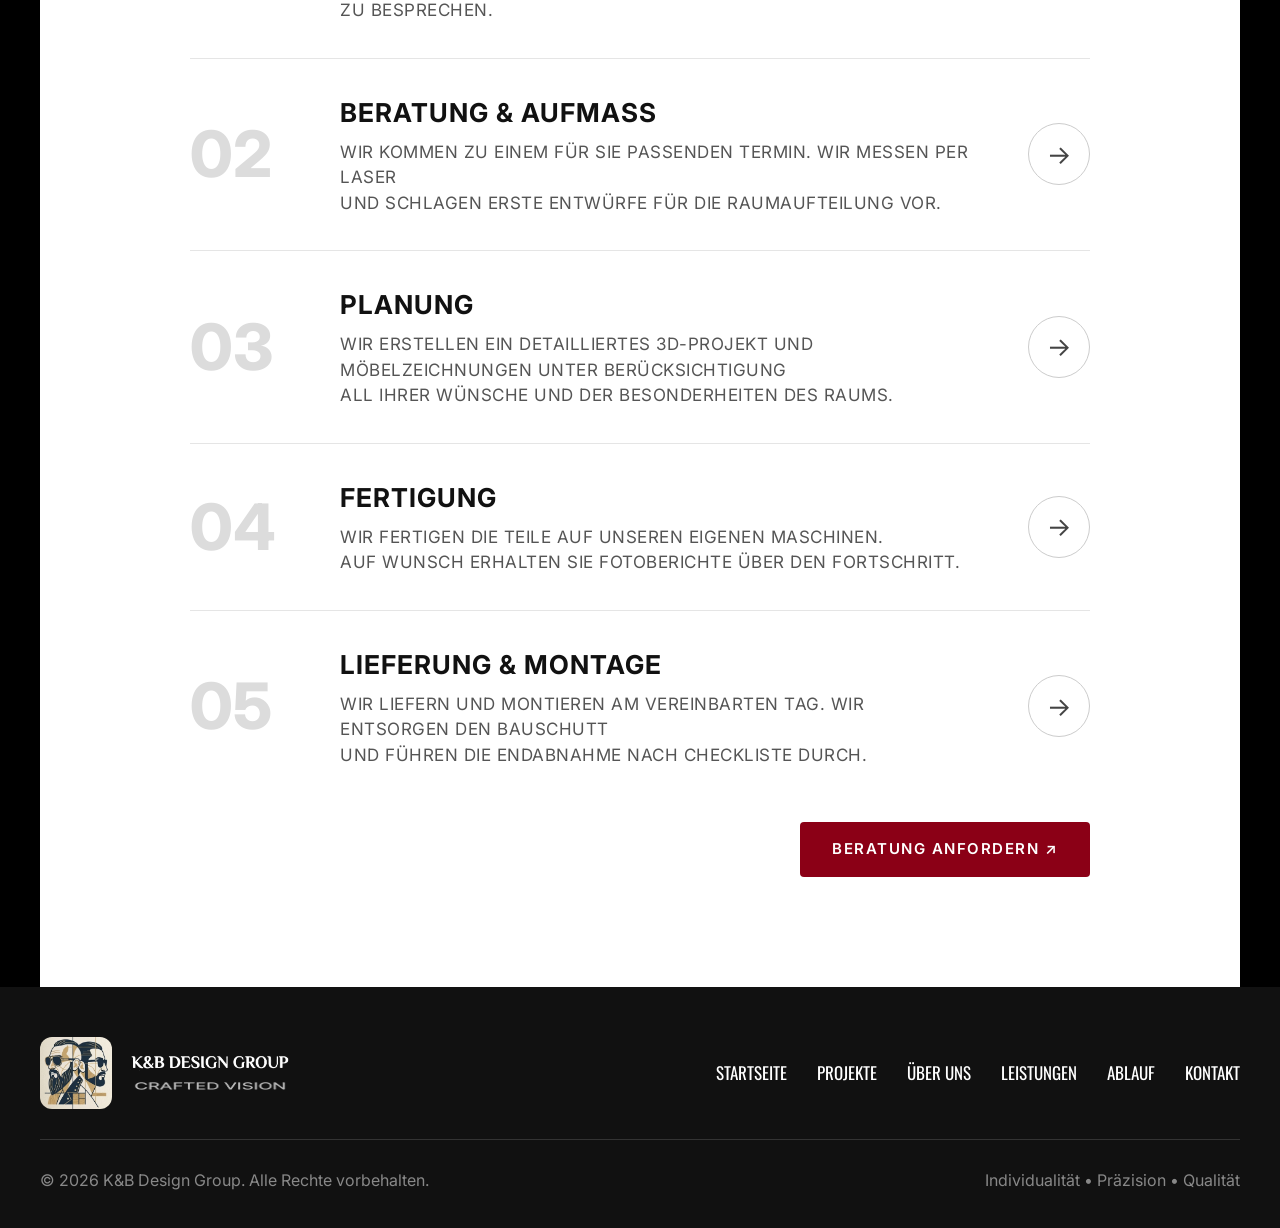
<file: process.html>
<!DOCTYPE html>
<html lang="de">
<head>
    <meta charset="UTF-8">
    <meta name="viewport" content="width=device-width, initial-scale=1.0">
    <title data-i18n="meta.process.title">Ablauf | K&amp;B Design Group</title>
    <meta name="description" content="Arbeitsschritte: Anfrage, Aufmaß, Planung, Fertigung, Montage." data-i18n-content="meta.process.desc">
    <link rel="icon" type="image/png" href="images/logo/favicon.png">

    <link rel="preconnect" href="https://fonts.googleapis.com">
    <link rel="preconnect" href="https://fonts.gstatic.com" crossorigin>
    <link href="https://fonts.googleapis.com/css2?family=Inter:wght@300;400;500;600;700;800&family=Oswald:wght@500;600;700&display=swap" rel="stylesheet">
    <link rel="stylesheet" href="css/style.css">
</head>
<body>

    <!-- ================= ШАПКА ================= -->
    <header class="site-header">
        <div class="site-header__inner">
            <button class="burger" aria-label="Menü" data-i18n-aria="aria.menu"><span></span><span></span><span></span></button>

            <a href="index.html" class="header-logo" aria-label="Zur Startseite" data-i18n-aria="aria.homeLogo">
                <img class="header-logo__emblem" src="images/logo/logo-emblem.jpg" alt="K&amp;B Design Group">
                <img class="header-logo__name" src="images/logo/logo-name-white.png" alt="K&amp;B Design Group">
            </a>

            <nav class="nav">
                <a href="index.html" data-i18n="nav.home">Startseite</a>
                <a href="projects.html" data-i18n="nav.projects">Projekte</a>
                <a href="about.html" data-i18n="nav.about">Über uns</a>
                <a href="services.html" data-i18n="nav.services">Leistungen</a>
                <a href="process.html" data-i18n="nav.process">Ablauf</a>
                <a href="contacts.html" data-i18n="nav.contacts">Kontakt</a>
            </nav>

            <div class="header-right">
                <!-- Переключатель языков: data-lang = код языка из js/i18n.js -->
                <div class="lang-switch" role="group" aria-label="Sprache wählen" data-i18n-aria="aria.lang">
                    <button data-lang="de" class="is-active">DE</button>
                    <button data-lang="en">EN</button>
                    <button data-lang="uk">UA</button>
                    <button data-lang="ru">RU</button>
                </div>

                <div class="header-icons">
                    <a href="#" aria-label="Suche" data-i18n-aria="aria.search"><svg viewBox="0 0 24 24" fill="none" stroke="currentColor" stroke-width="1.6"><circle cx="11" cy="11" r="7"/><path d="m20 20-4-4"/></svg></a>
                    <a href="#" aria-label="Profil" data-i18n-aria="aria.profile"><svg viewBox="0 0 24 24" fill="none" stroke="currentColor" stroke-width="1.6"><circle cx="12" cy="8" r="4"/><path d="M4 21c0-4.4 3.6-7 8-7s8 2.6 8 7"/></svg></a>
                    <a href="#" aria-label="Merkliste" data-i18n-aria="aria.favorites"><svg viewBox="0 0 24 24" fill="none" stroke="currentColor" stroke-width="1.6"><path d="M12 20s-7-4.4-7-10a4 4 0 0 1 7-2.6A4 4 0 0 1 19 10c0 5.6-7 10-7 10Z"/></svg></a>
                    <a href="#" aria-label="Warenkorb" data-i18n-aria="aria.cart"><svg viewBox="0 0 24 24" fill="none" stroke="currentColor" stroke-width="1.6"><path d="M5 8h14l-1 12H6L5 8Z"/><path d="M9 8V6a3 3 0 0 1 6 0v2"/></svg><span class="cart-badge">2</span></a>
                </div>
            </div>
        </div>
    </header>

    <main class="page">
        <div class="page__inner">

            <!-- Шапка страницы -->
            <section class="page-hero" style="background-image: url('images/hero.jpg');">
                <div class="breadcrumbs"><a href="index.html" data-i18n="nav.home">Startseite</a> / <span data-i18n="nav.process">Ablauf</span></div>
                <br>
                <h1 class="title" data-i18n="nav.process">Ablauf</h1>
                <p class="lead" style="color:#ddd;" data-i18n="process.heroLead">Fünf klare Schritte vom Anruf bis zu den fertigen Möbeln.</p>
            </section>

            <!-- Карточки этапов -->
            <section class="section section--light" style="border-radius: 32px; margin-top: 20px;">
                <div class="container">
                    <span class="eyebrow" data-i18n="process.eyebrow">Reihenfolge</span>
                    <h2 class="title" data-i18n="process.title">Arbeitsschritte am Projekt</h2>

                    <div class="process-cards">
                        <div class="process-card">
                            <div class="process-card__num">01</div>
                            <h3 data-i18n="step1.title">Anfrage</h3>
                            <p data-i18n="pc1.text">Anruf oder Anfrage. Beratung innerhalb von 15 Minuten.</p>
                        </div>
                        <div class="process-card">
                            <div class="process-card__num">02</div>
                            <h3 data-i18n="pc2.title">Aufmaß</h3>
                            <p data-i18n="pc2.text">Besuch vor Ort und Laser-Aufmaß.</p>
                        </div>
                        <div class="process-card">
                            <div class="process-card__num">03</div>
                            <h3 data-i18n="pc3.title">Projekt</h3>
                            <p data-i18n="pc3.text">3D-Visualisierung, Zeichnungen und genauer Kostenvoranschlag.</p>
                        </div>
                        <div class="process-card">
                            <div class="process-card__num">04</div>
                            <h3 data-i18n="pc4.title">Produktion</h3>
                            <p data-i18n="pc4.text">Fertigung in einer bewährten Fabrik mit Fotoberichten.</p>
                        </div>
                        <div class="process-card">
                            <div class="process-card__num">05</div>
                            <h3 data-i18n="pc5.title">Montage</h3>
                            <p data-i18n="pc5.text">Saubere Montage und Abnahme nach Checkliste.</p>
                        </div>
                    </div>

                    <p class="process-note" data-i18n="process.note">Die Qualitätskontrolle erfolgt in jeder Phase der Produktion und Montage.</p>
                </div>
            </section>

            <!-- Подробно о каждом этапе -->
            <section class="steps">
                <h2 class="steps__title" data-i18n="process.detailsTitle">Die Schritte im Detail</h2>

                <ol class="steps__list">
                    <li class="step">
                        <button class="step__head">
                            <span class="step__num">01</span>
                            <span class="step__info">
                                <span class="step__title" data-i18n="step1.title">Anfrage</span>
                                <span class="step__text" data-i18n="step1.text">Senden Sie eine Anfrage über die Website oder rufen Sie uns an.<br>Wir rufen innerhalb von 15 Minuten zurück, um Ihr Anliegen zu besprechen.</span>
                            </span>
                            <span class="step__arrow">&rarr;</span>
                        </button>
                        <div class="step__more" data-i18n="step1.more">Wir klären, welche Möbel Sie benötigen, ungefähre Maße, Termine und Budget. Gerne können Sie direkt Fotos des Raums oder eine Skizze schicken.</div>
                    </li>
                    <li class="step">
                        <button class="step__head">
                            <span class="step__num">02</span>
                            <span class="step__info">
                                <span class="step__title" data-i18n="step2.title">Beratung &amp; Aufmaß</span>
                                <span class="step__text" data-i18n="step2.text">Wir kommen zu einem für Sie passenden Termin. Wir messen per Laser<br>und schlagen erste Entwürfe für die Raumaufteilung vor.</span>
                            </span>
                            <span class="step__arrow">&rarr;</span>
                        </button>
                        <div class="step__more" data-i18n="step2.more">Der Designer zeigt Ihnen Muster von Materialien, Fronten und Beschlägen direkt vor Ort.</div>
                    </li>
                    <li class="step">
                        <button class="step__head">
                            <span class="step__num">03</span>
                            <span class="step__info">
                                <span class="step__title" data-i18n="step3.title">Planung</span>
                                <span class="step__text" data-i18n="step3.text">Wir erstellen ein detailliertes 3D-Projekt und Möbelzeichnungen unter Berücksichtigung<br>all Ihrer Wünsche und der Besonderheiten des Raums.</span>
                            </span>
                            <span class="step__arrow">&rarr;</span>
                        </button>
                        <div class="step__more" data-i18n="step3.more">Sie erhalten eine Visualisierung und einen genauen Kostenvoranschlag. Der Preis wird im Vertrag festgeschrieben.</div>
                    </li>
                    <li class="step">
                        <button class="step__head">
                            <span class="step__num">04</span>
                            <span class="step__info">
                                <span class="step__title" data-i18n="step4.title">Fertigung</span>
                                <span class="step__text" data-i18n="step4.text">Wir fertigen die Teile auf unseren eigenen Maschinen.<br>Auf Wunsch erhalten Sie Fotoberichte über den Fortschritt.</span>
                            </span>
                            <span class="step__arrow">&rarr;</span>
                        </button>
                        <div class="step__more" data-i18n="step4.more">Die Qualitätskontrolle erfolgt in jeder Phase der Produktion.</div>
                    </li>
                    <li class="step">
                        <button class="step__head">
                            <span class="step__num">05</span>
                            <span class="step__info">
                                <span class="step__title" data-i18n="step5.title">Lieferung &amp; Montage</span>
                                <span class="step__text" data-i18n="step5.text">Wir liefern und montieren am vereinbarten Tag. Wir entsorgen den Bauschutt<br>und führen die Endabnahme nach Checkliste durch.</span>
                            </span>
                            <span class="step__arrow">&rarr;</span>
                        </button>
                        <div class="step__more" data-i18n="step5.more">Nach der Montage – Garantieservice und Justierung der Beschläge.</div>
                    </li>
                </ol>
                <div class="steps__cta">
                    <a href="#" class="btn" data-modal-open data-i18n="cta.consult">Beratung anfordern ↗</a>
                </div>
            </section>

        </div>
    </main>

    <!-- ================= ПОДВАЛ ================= -->
    <footer class="site-footer">
        <div class="container">
            <div class="site-footer__top">
                <a href="index.html" class="footer-brand" aria-label="Zur Startseite" data-i18n-aria="aria.homeLogo">
                    <img class="footer-brand__emblem" src="images/logo/logo-emblem.jpg" alt="">
                    <span class="footer-brand__text">
                        <img class="footer-brand__name" src="images/logo/logo-name-white.png" alt="K&amp;B Design Group">
                        <img class="footer-brand__slogan" src="images/logo/logo-slogan-white.png" alt="Crafted Vision">
                    </span>
                </a>
                <nav class="site-footer__nav">
                    <a href="index.html" data-i18n="nav.home">Startseite</a>
                    <a href="projects.html" data-i18n="nav.projects">Projekte</a>
                    <a href="about.html" data-i18n="nav.about">Über uns</a>
                    <a href="services.html" data-i18n="nav.services">Leistungen</a>
                    <a href="process.html" data-i18n="nav.process">Ablauf</a>
                    <a href="contacts.html" data-i18n="nav.contacts">Kontakt</a>
                </nav>
            </div>
            <div class="site-footer__bottom">
                <span>© <span data-year></span> K&amp;B Design Group. <span data-i18n="footer.rights">Alle Rechte vorbehalten.</span></span>
                <span data-i18n="footer.values">Individualität • Präzision • Qualität</span>
            </div>
        </div>
    </footer>

    <!-- ================= МОДАЛЬНОЕ ОКНО ================= -->
    <div class="modal" id="modal">
        <div class="modal__box">
            <button class="modal__close" aria-label="Schließen" data-i18n-aria="aria.close">&times;</button>
            <h2 data-i18n="modal.title">Beratung anfordern</h2>
            <p data-i18n="modal.text">Hinterlassen Sie Ihre Kontaktdaten – wir rufen Sie innerhalb von 15 Minuten zurück.</p>
            <form class="form">
                <input type="text" name="name" placeholder="Ihr Name" data-i18n-placeholder="form.name" required>
                <input type="tel" name="phone" placeholder="Telefon" data-i18n-placeholder="form.phone" required>
                <textarea name="message" placeholder="Was möchten Sie bestellen?" data-i18n-placeholder="form.message"></textarea>
                <button type="submit" class="btn" data-i18n="form.submit">Anfrage senden</button>
                <div class="form__success" data-i18n="form.success">Vielen Dank! Wir melden uns in Kürze bei Ihnen.</div>
                <div class="form__agree" data-i18n="form.agree">Mit dem Absenden stimmen Sie der Verarbeitung Ihrer personenbezogenen Daten zu.</div>
            </form>
        </div>
    </div>

    <!-- Сначала переводы, потом остальные скрипты -->
    <script src="js/i18n.js"></script>
    <script src="js/main.js"></script>
</body>
</html>
</file>
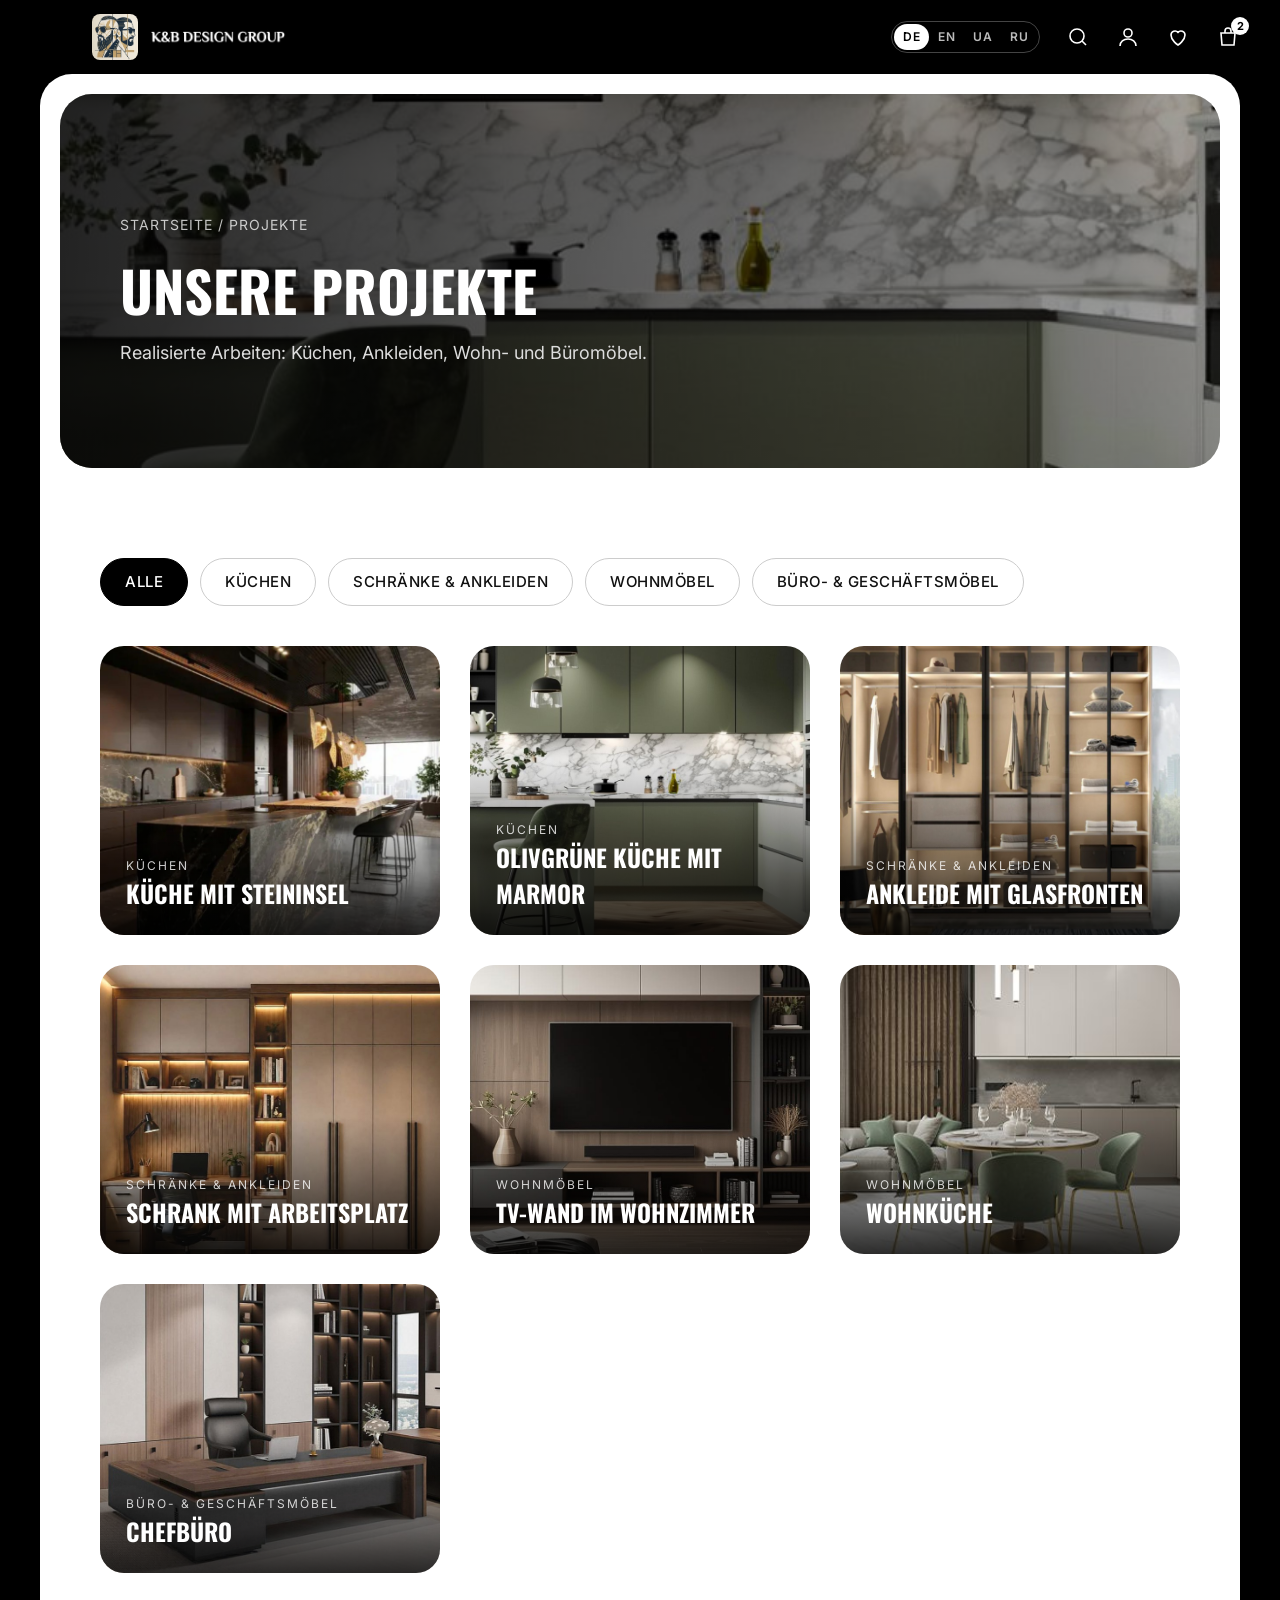
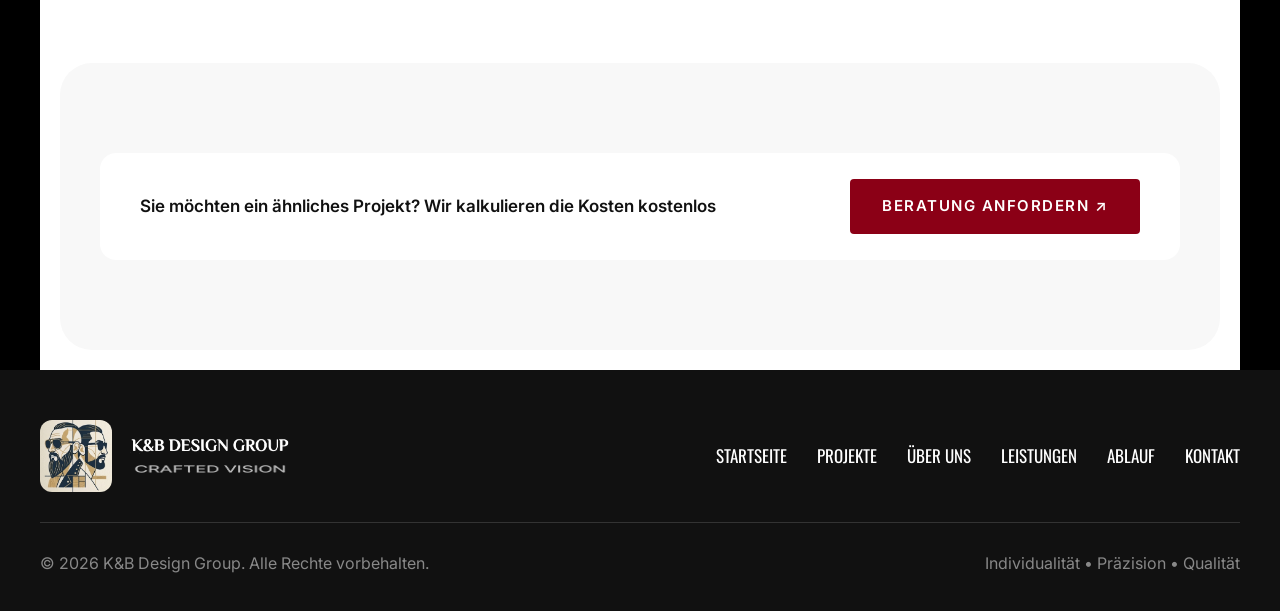
<file: projects.html>
<!DOCTYPE html>
<html lang="de">
<head>
    <meta charset="UTF-8">
    <meta name="viewport" content="width=device-width, initial-scale=1.0">
    <title data-i18n="meta.projects.title">Projekte | K&amp;B Design Group</title>
    <meta name="description" content="Portfolio: Küchen, Schränke und Ankleiden, Wohn- und Büromöbel." data-i18n-content="meta.projects.desc">
    <link rel="icon" type="image/png" href="images/logo/favicon.png">

    <link rel="preconnect" href="https://fonts.googleapis.com">
    <link rel="preconnect" href="https://fonts.gstatic.com" crossorigin>
    <link href="https://fonts.googleapis.com/css2?family=Inter:wght@300;400;500;600;700;800&family=Oswald:wght@500;600;700&display=swap" rel="stylesheet">
    <link rel="stylesheet" href="css/style.css">
</head>
<body>

    <!-- ================= ШАПКА ================= -->
    <header class="site-header">
        <div class="site-header__inner">
            <button class="burger" aria-label="Menü" data-i18n-aria="aria.menu"><span></span><span></span><span></span></button>

            <a href="index.html" class="header-logo" aria-label="Zur Startseite" data-i18n-aria="aria.homeLogo">
                <img class="header-logo__emblem" src="images/logo/logo-emblem.jpg" alt="K&amp;B Design Group">
                <img class="header-logo__name" src="images/logo/logo-name-white.png" alt="K&amp;B Design Group">
            </a>

            <nav class="nav">
                <a href="index.html" data-i18n="nav.home">Startseite</a>
                <a href="projects.html" data-i18n="nav.projects">Projekte</a>
                <a href="about.html" data-i18n="nav.about">Über uns</a>
                <a href="services.html" data-i18n="nav.services">Leistungen</a>
                <a href="process.html" data-i18n="nav.process">Ablauf</a>
                <a href="contacts.html" data-i18n="nav.contacts">Kontakt</a>
            </nav>

            <div class="header-right">
                <!-- Переключатель языков: data-lang = код языка из js/i18n.js -->
                <div class="lang-switch" role="group" aria-label="Sprache wählen" data-i18n-aria="aria.lang">
                    <button data-lang="de" class="is-active">DE</button>
                    <button data-lang="en">EN</button>
                    <button data-lang="uk">UA</button>
                    <button data-lang="ru">RU</button>
                </div>

                <div class="header-icons">
                    <a href="#" aria-label="Suche" data-i18n-aria="aria.search"><svg viewBox="0 0 24 24" fill="none" stroke="currentColor" stroke-width="1.6"><circle cx="11" cy="11" r="7"/><path d="m20 20-4-4"/></svg></a>
                    <a href="#" aria-label="Profil" data-i18n-aria="aria.profile"><svg viewBox="0 0 24 24" fill="none" stroke="currentColor" stroke-width="1.6"><circle cx="12" cy="8" r="4"/><path d="M4 21c0-4.4 3.6-7 8-7s8 2.6 8 7"/></svg></a>
                    <a href="#" aria-label="Merkliste" data-i18n-aria="aria.favorites"><svg viewBox="0 0 24 24" fill="none" stroke="currentColor" stroke-width="1.6"><path d="M12 20s-7-4.4-7-10a4 4 0 0 1 7-2.6A4 4 0 0 1 19 10c0 5.6-7 10-7 10Z"/></svg></a>
                    <a href="#" aria-label="Warenkorb" data-i18n-aria="aria.cart"><svg viewBox="0 0 24 24" fill="none" stroke="currentColor" stroke-width="1.6"><path d="M5 8h14l-1 12H6L5 8Z"/><path d="M9 8V6a3 3 0 0 1 6 0v2"/></svg><span class="cart-badge">2</span></a>
                </div>
            </div>
        </div>
    </header>

    <main class="page">
        <div class="page__inner">

            <!-- Шапка страницы -->
            <section class="page-hero" style="background-image: url('images/cat-kitchens.jpg');">
                <div class="breadcrumbs"><a href="index.html" data-i18n="nav.home">Startseite</a> / <span data-i18n="nav.projects">Projekte</span></div>
                <br>
                <h1 class="title" data-i18n="projects.title">Unsere Projekte</h1>
                <p class="lead" style="color:#ddd;" data-i18n="projects.heroLead">Realisierte Arbeiten: Küchen, Ankleiden, Wohn- und Büromöbel.</p>
            </section>

            <!-- Галерея проектов -->
            <section class="section">
                <div class="container">
                    <div class="filters">
                        <button class="filter-btn is-active" data-filter="all" data-i18n="filter.all">Alle</button>
                        <button class="filter-btn" data-filter="kitchens" data-i18n="cat.kitchens">Küchen</button>
                        <button class="filter-btn" data-filter="wardrobes" data-i18n="cat.wardrobes">Schränke &amp; Ankleiden</button>
                        <button class="filter-btn" data-filter="home" data-i18n="cat.home">Wohnmöbel</button>
                        <button class="filter-btn" data-filter="business" data-i18n="cat.business">Büro- &amp; Geschäftsmöbel</button>
                    </div>

                    <!-- Чтобы добавить проект: скопируйте блок <article class="project">,
                         положите фото в папку images, укажите категорию в data-category
                         и добавьте перевод названия в js/i18n.js -->
                    <div class="projects-grid">
                        <article class="project" data-category="kitchens">
                            <img src="images/kitchen-premium.jpg" alt="Küche mit Steininsel" data-i18n-alt="proj1">
                            <div class="project__caption">
                                <div class="project__tag" data-i18n="cat.kitchens">Küchen</div>
                                <h3 data-i18n="proj1">Küche mit Steininsel</h3>
                            </div>
                        </article>
                        <article class="project" data-category="kitchens">
                            <img src="images/cat-kitchens.jpg" alt="Olivgrüne Küche mit Marmor" data-i18n-alt="proj2">
                            <div class="project__caption">
                                <div class="project__tag" data-i18n="cat.kitchens">Küchen</div>
                                <h3 data-i18n="proj2">Olivgrüne Küche mit Marmor</h3>
                            </div>
                        </article>
                        <article class="project" data-category="wardrobes">
                            <img src="images/wardrobe-premium.jpg" alt="Ankleide mit Glasfronten" data-i18n-alt="proj3">
                            <div class="project__caption">
                                <div class="project__tag" data-i18n="cat.wardrobes">Schränke &amp; Ankleiden</div>
                                <h3 data-i18n="proj3">Ankleide mit Glasfronten</h3>
                            </div>
                        </article>
                        <article class="project" data-category="wardrobes">
                            <img src="images/cat-wardrobes.jpg" alt="Schrank mit Arbeitsplatz" data-i18n-alt="proj4">
                            <div class="project__caption">
                                <div class="project__tag" data-i18n="cat.wardrobes">Schränke &amp; Ankleiden</div>
                                <h3 data-i18n="proj4">Schrank mit Arbeitsplatz</h3>
                            </div>
                        </article>
                        <article class="project" data-category="home">
                            <img src="images/cat-home.jpg" alt="TV-Wand im Wohnzimmer" data-i18n-alt="proj5">
                            <div class="project__caption">
                                <div class="project__tag" data-i18n="cat.home">Wohnmöbel</div>
                                <h3 data-i18n="proj5">TV-Wand im Wohnzimmer</h3>
                            </div>
                        </article>
                        <article class="project" data-category="home">
                            <img src="images/catalog-thumb.jpg" alt="Wohnküche" data-i18n-alt="proj6">
                            <div class="project__caption">
                                <div class="project__tag" data-i18n="cat.home">Wohnmöbel</div>
                                <h3 data-i18n="proj6">Wohnküche</h3>
                            </div>
                        </article>
                        <article class="project" data-category="business">
                            <img src="images/cat-business.jpg" alt="Chefbüro" data-i18n-alt="proj7">
                            <div class="project__caption">
                                <div class="project__tag" data-i18n="cat.business">Büro- &amp; Geschäftsmöbel</div>
                                <h3 data-i18n="proj7">Chefbüro</h3>
                            </div>
                        </article>
                    </div>
                </div>
            </section>

            <section class="section section--light" style="border-radius: 32px;">
                <div class="container">
                    <div class="info-bar" style="background:#fff;">
                        <span data-i18n="projects.cta">Sie möchten ein ähnliches Projekt? Wir kalkulieren die Kosten kostenlos</span>
                        <a href="#" class="btn" data-modal-open data-i18n="cta.consult">Beratung anfordern ↗</a>
                    </div>
                </div>
            </section>

        </div>
    </main>

    <!-- ================= ПОДВАЛ ================= -->
    <footer class="site-footer">
        <div class="container">
            <div class="site-footer__top">
                <a href="index.html" class="footer-brand" aria-label="Zur Startseite" data-i18n-aria="aria.homeLogo">
                    <img class="footer-brand__emblem" src="images/logo/logo-emblem.jpg" alt="">
                    <span class="footer-brand__text">
                        <img class="footer-brand__name" src="images/logo/logo-name-white.png" alt="K&amp;B Design Group">
                        <img class="footer-brand__slogan" src="images/logo/logo-slogan-white.png" alt="Crafted Vision">
                    </span>
                </a>
                <nav class="site-footer__nav">
                    <a href="index.html" data-i18n="nav.home">Startseite</a>
                    <a href="projects.html" data-i18n="nav.projects">Projekte</a>
                    <a href="about.html" data-i18n="nav.about">Über uns</a>
                    <a href="services.html" data-i18n="nav.services">Leistungen</a>
                    <a href="process.html" data-i18n="nav.process">Ablauf</a>
                    <a href="contacts.html" data-i18n="nav.contacts">Kontakt</a>
                </nav>
            </div>
            <div class="site-footer__bottom">
                <span>© <span data-year></span> K&amp;B Design Group. <span data-i18n="footer.rights">Alle Rechte vorbehalten.</span></span>
                <span data-i18n="footer.values">Individualität • Präzision • Qualität</span>
            </div>
        </div>
    </footer>

    <!-- ================= МОДАЛЬНОЕ ОКНО ================= -->
    <div class="modal" id="modal">
        <div class="modal__box">
            <button class="modal__close" aria-label="Schließen" data-i18n-aria="aria.close">&times;</button>
            <h2 data-i18n="modal.title">Beratung anfordern</h2>
            <p data-i18n="modal.text">Hinterlassen Sie Ihre Kontaktdaten – wir rufen Sie innerhalb von 15 Minuten zurück.</p>
            <form class="form">
                <input type="text" name="name" placeholder="Ihr Name" data-i18n-placeholder="form.name" required>
                <input type="tel" name="phone" placeholder="Telefon" data-i18n-placeholder="form.phone" required>
                <textarea name="message" placeholder="Was möchten Sie bestellen?" data-i18n-placeholder="form.message"></textarea>
                <button type="submit" class="btn" data-i18n="form.submit">Anfrage senden</button>
                <div class="form__success" data-i18n="form.success">Vielen Dank! Wir melden uns in Kürze bei Ihnen.</div>
                <div class="form__agree" data-i18n="form.agree">Mit dem Absenden stimmen Sie der Verarbeitung Ihrer personenbezogenen Daten zu.</div>
            </form>
        </div>
    </div>

    <!-- Сначала переводы, потом остальные скрипты -->
    <script src="js/i18n.js"></script>
    <script src="js/main.js"></script>
</body>
</html>
</file>
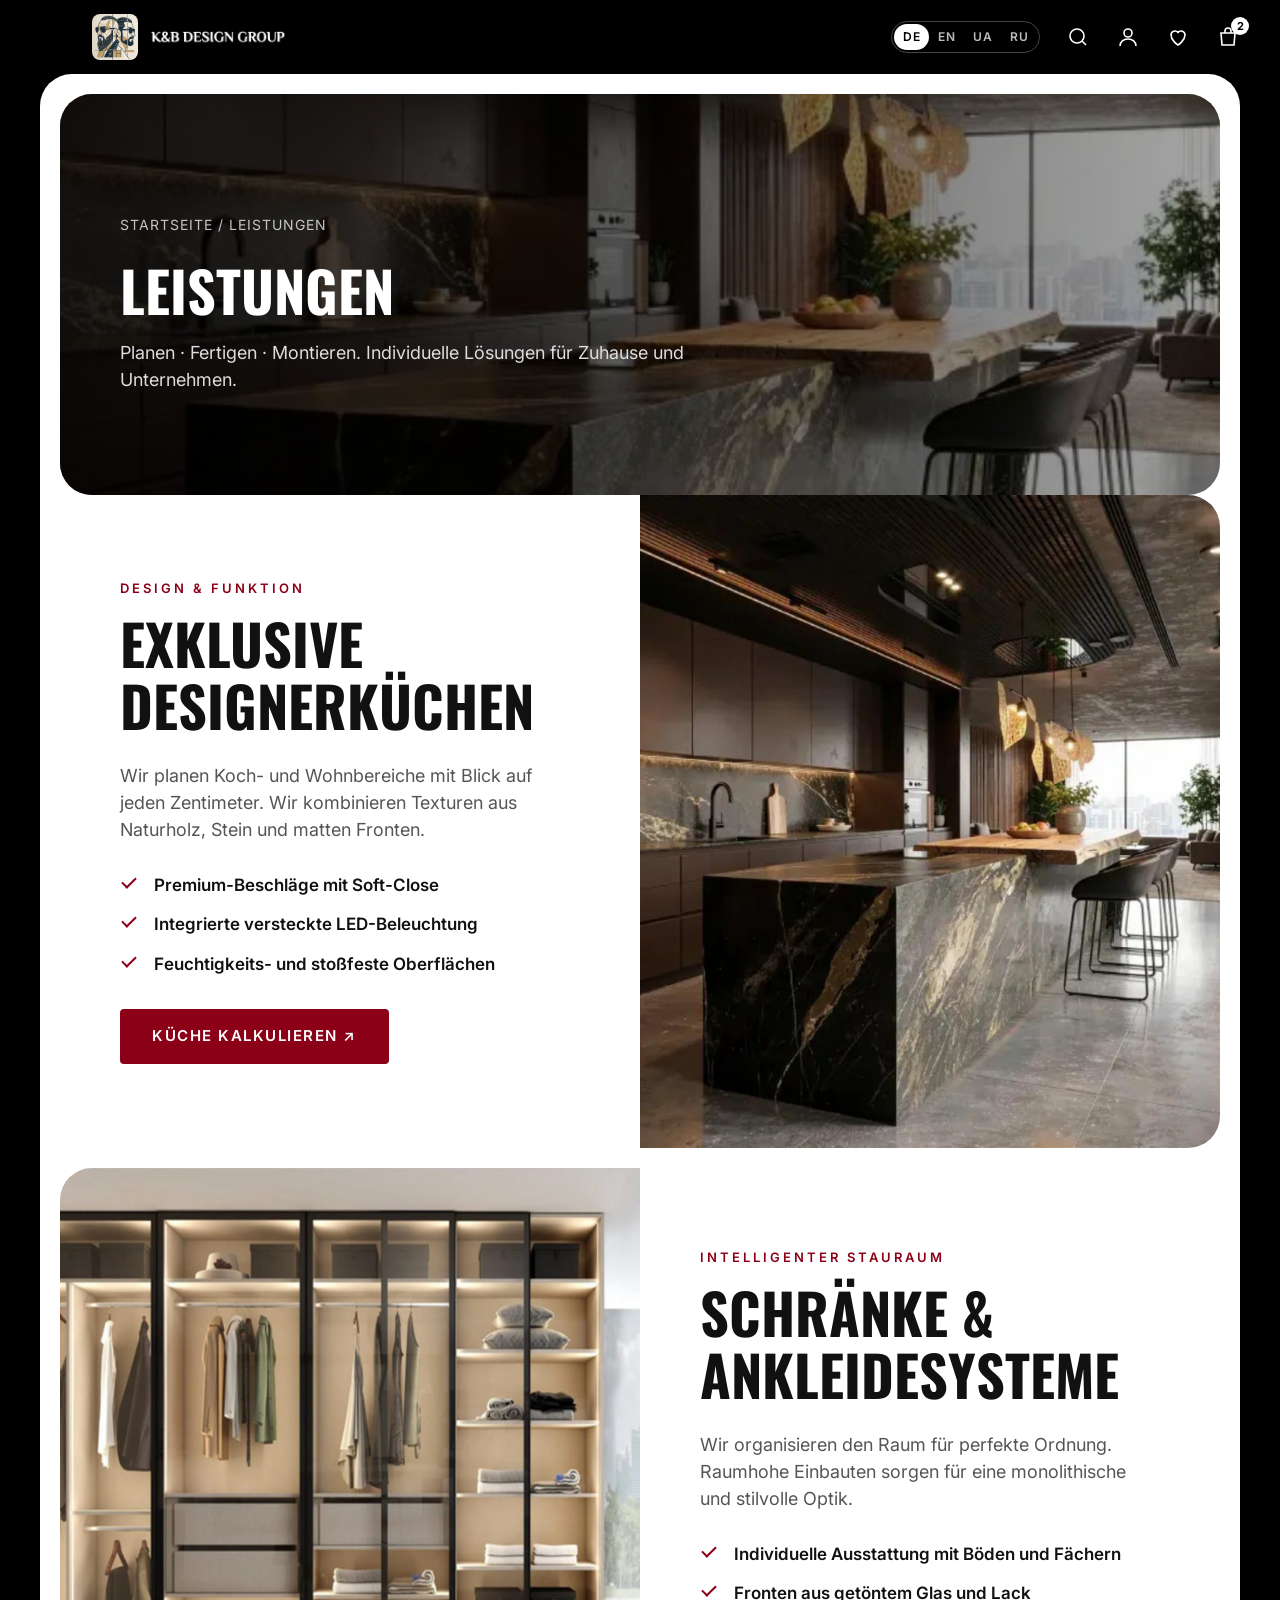
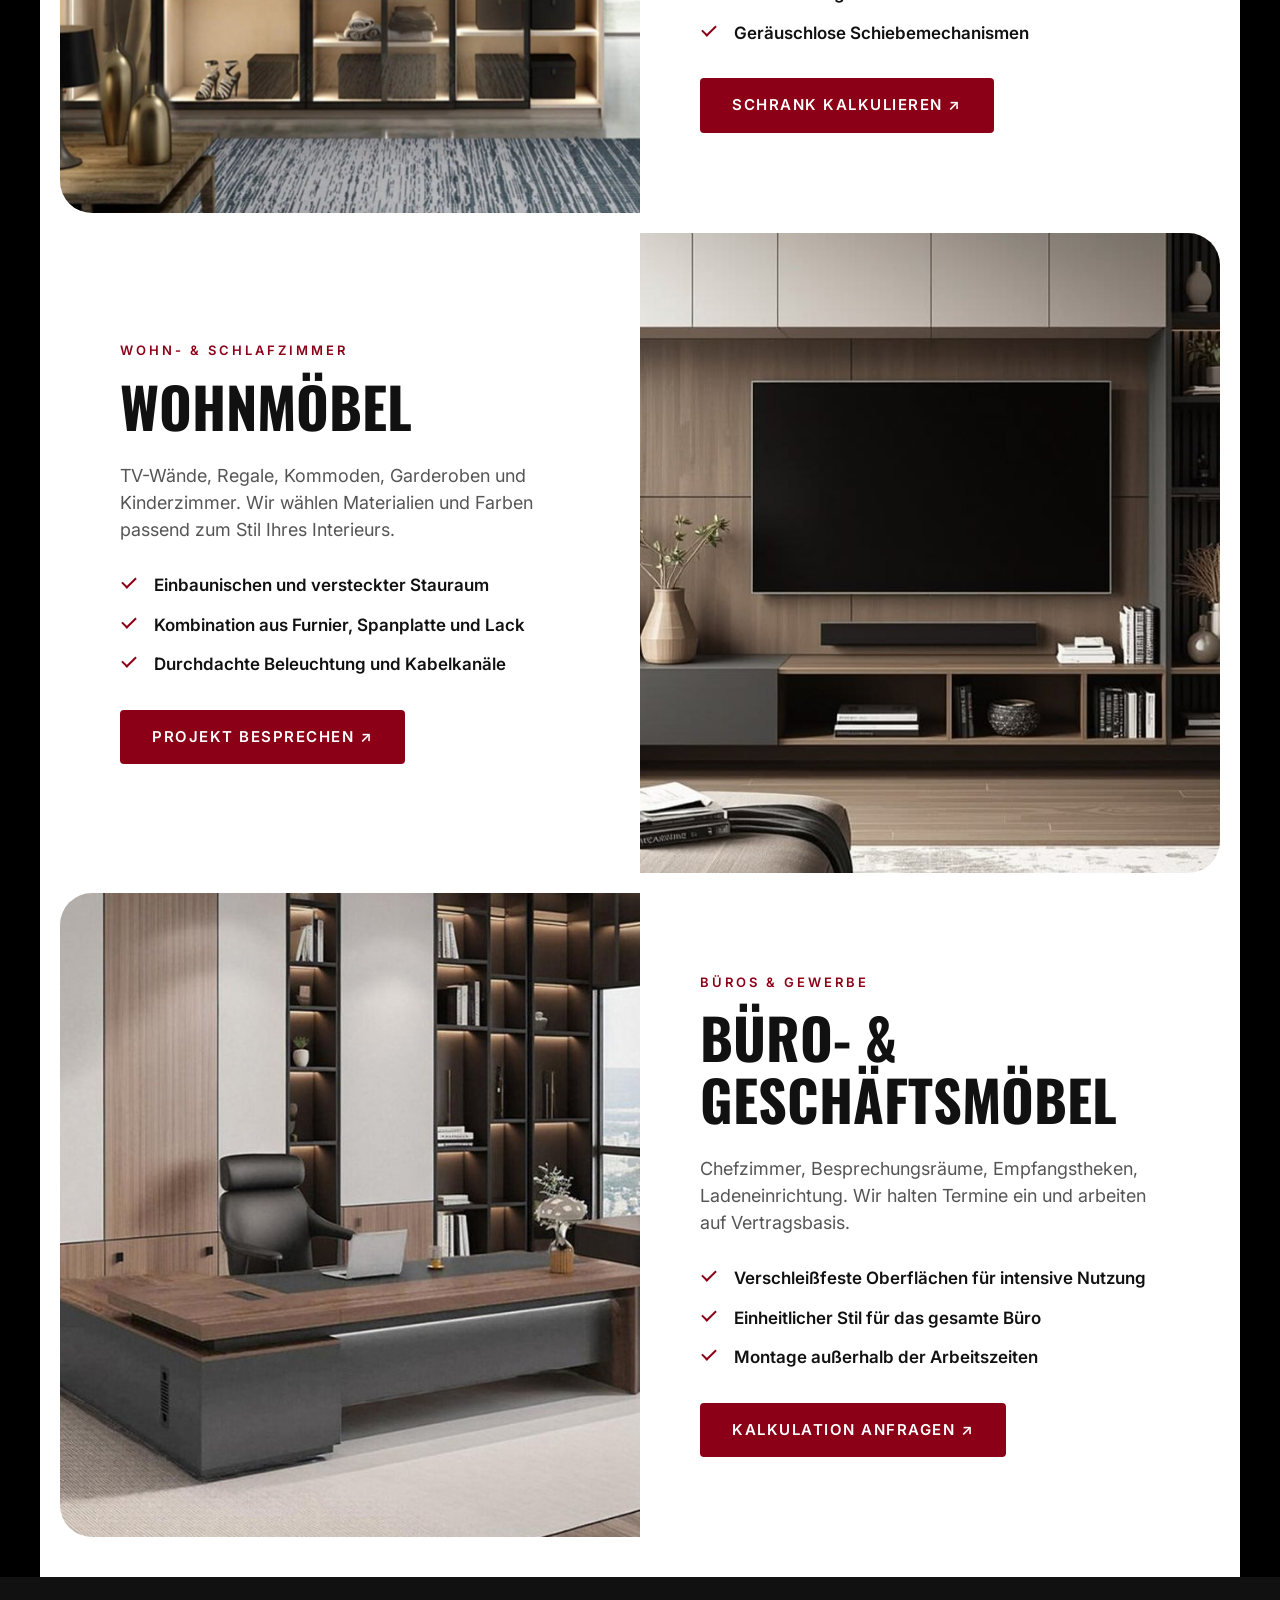
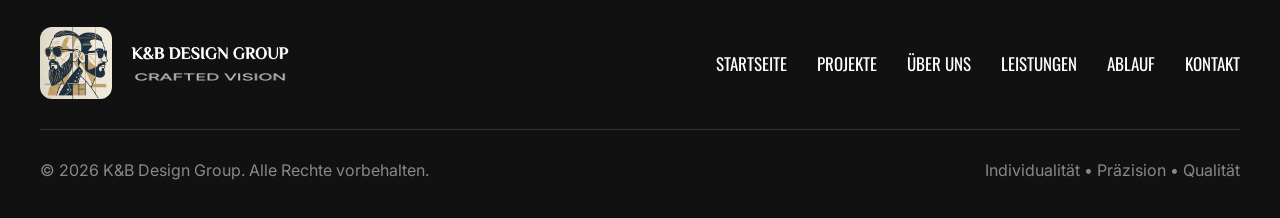
<file: services.html>
<!DOCTYPE html>
<html lang="de">
<head>
    <meta charset="UTF-8">
    <meta name="viewport" content="width=device-width, initial-scale=1.0">
    <title data-i18n="meta.services.title">Leistungen | K&amp;B Design Group</title>
    <meta name="description" content="Küchen, Schränke und Ankleiden, Wohn- und Büromöbel nach individuellem Entwurf." data-i18n-content="meta.services.desc">
    <link rel="icon" type="image/png" href="images/logo/favicon.png">

    <link rel="preconnect" href="https://fonts.googleapis.com">
    <link rel="preconnect" href="https://fonts.gstatic.com" crossorigin>
    <link href="https://fonts.googleapis.com/css2?family=Inter:wght@300;400;500;600;700;800&family=Oswald:wght@500;600;700&display=swap" rel="stylesheet">
    <link rel="stylesheet" href="css/style.css">
</head>
<body>

    <!-- ================= ШАПКА ================= -->
    <header class="site-header">
        <div class="site-header__inner">
            <button class="burger" aria-label="Menü" data-i18n-aria="aria.menu"><span></span><span></span><span></span></button>

            <a href="index.html" class="header-logo" aria-label="Zur Startseite" data-i18n-aria="aria.homeLogo">
                <img class="header-logo__emblem" src="images/logo/logo-emblem.jpg" alt="K&amp;B Design Group">
                <img class="header-logo__name" src="images/logo/logo-name-white.png" alt="K&amp;B Design Group">
            </a>

            <nav class="nav">
                <a href="index.html" data-i18n="nav.home">Startseite</a>
                <a href="projects.html" data-i18n="nav.projects">Projekte</a>
                <a href="about.html" data-i18n="nav.about">Über uns</a>
                <a href="services.html" data-i18n="nav.services">Leistungen</a>
                <a href="process.html" data-i18n="nav.process">Ablauf</a>
                <a href="contacts.html" data-i18n="nav.contacts">Kontakt</a>
            </nav>

            <div class="header-right">
                <!-- Переключатель языков: data-lang = код языка из js/i18n.js -->
                <div class="lang-switch" role="group" aria-label="Sprache wählen" data-i18n-aria="aria.lang">
                    <button data-lang="de" class="is-active">DE</button>
                    <button data-lang="en">EN</button>
                    <button data-lang="uk">UA</button>
                    <button data-lang="ru">RU</button>
                </div>

                <div class="header-icons">
                    <a href="#" aria-label="Suche" data-i18n-aria="aria.search"><svg viewBox="0 0 24 24" fill="none" stroke="currentColor" stroke-width="1.6"><circle cx="11" cy="11" r="7"/><path d="m20 20-4-4"/></svg></a>
                    <a href="#" aria-label="Profil" data-i18n-aria="aria.profile"><svg viewBox="0 0 24 24" fill="none" stroke="currentColor" stroke-width="1.6"><circle cx="12" cy="8" r="4"/><path d="M4 21c0-4.4 3.6-7 8-7s8 2.6 8 7"/></svg></a>
                    <a href="#" aria-label="Merkliste" data-i18n-aria="aria.favorites"><svg viewBox="0 0 24 24" fill="none" stroke="currentColor" stroke-width="1.6"><path d="M12 20s-7-4.4-7-10a4 4 0 0 1 7-2.6A4 4 0 0 1 19 10c0 5.6-7 10-7 10Z"/></svg></a>
                    <a href="#" aria-label="Warenkorb" data-i18n-aria="aria.cart"><svg viewBox="0 0 24 24" fill="none" stroke="currentColor" stroke-width="1.6"><path d="M5 8h14l-1 12H6L5 8Z"/><path d="M9 8V6a3 3 0 0 1 6 0v2"/></svg><span class="cart-badge">2</span></a>
                </div>
            </div>
        </div>
    </header>

    <main class="page">
        <div class="page__inner">

            <!-- Шапка страницы -->
            <section class="page-hero" style="background-image: url('images/kitchen-premium.jpg');">
                <div class="breadcrumbs"><a href="index.html" data-i18n="nav.home">Startseite</a> / <span data-i18n="nav.services">Leistungen</span></div>
                <br>
                <h1 class="title" data-i18n="nav.services">Leistungen</h1>
                <p class="lead" style="color:#ddd;" data-i18n="services.heroLead">Planen · Fertigen · Montieren. Individuelle Lösungen für Zuhause und Unternehmen.</p>
            </section>

            <!-- Кухни -->
            <section class="service" id="kitchens">
                <div class="service__body">
                    <span class="eyebrow" data-i18n="kit.eyebrow">Design &amp; Funktion</span>
                    <h2 class="title" data-i18n="kit.title">Exklusive Designerküchen</h2>
                    <p class="lead" data-i18n="kit.text">Wir planen Koch- und Wohnbereiche mit Blick auf jeden Zentimeter. Wir kombinieren Texturen aus Naturholz, Stein und matten Fronten.</p>
                    <ul class="check-list">
                        <li data-i18n="kit.li1">Premium-Beschläge mit Soft-Close</li>
                        <li data-i18n="kit.li2">Integrierte versteckte LED-Beleuchtung</li>
                        <li data-i18n="kit.li3">Feuchtigkeits- und stoßfeste Oberflächen</li>
                    </ul>
                    <div><a href="#" class="btn" data-modal-open data-i18n="kit.btn">Küche kalkulieren ↗</a></div>
                </div>
                <img class="service__img" src="images/kitchen-premium.jpg" alt="Designerküchen" data-i18n-alt="cat.designKitchens">
            </section>

            <!-- Шкафы -->
            <section class="service service--reverse" id="wardrobes">
                <div class="service__body">
                    <span class="eyebrow" data-i18n="ward.eyebrow">Intelligenter Stauraum</span>
                    <h2 class="title" data-i18n="ward.title">Schränke &amp; Ankleidesysteme</h2>
                    <p class="lead" data-i18n="ward.text">Wir organisieren den Raum für perfekte Ordnung. Raumhohe Einbauten sorgen für eine monolithische und stilvolle Optik.</p>
                    <ul class="check-list">
                        <li data-i18n="ward.li1">Individuelle Ausstattung mit Böden und Fächern</li>
                        <li data-i18n="ward.li2">Fronten aus getöntem Glas und Lack</li>
                        <li data-i18n="ward.li3">Geräuschlose Schiebemechanismen</li>
                    </ul>
                    <div><a href="#" class="btn" data-modal-open data-i18n="ward.btn">Schrank kalkulieren ↗</a></div>
                </div>
                <img class="service__img" src="images/wardrobe-premium.jpg" alt="Ankleidesysteme" data-i18n-alt="cat.closetSystems">
            </section>

            <!-- Мебель для дома -->
            <section class="service" id="home">
                <div class="service__body">
                    <span class="eyebrow" data-i18n="home.eyebrow">Wohn- &amp; Schlafzimmer</span>
                    <h2 class="title" data-i18n="cat.home">Wohnmöbel</h2>
                    <p class="lead" data-i18n="home.text">TV-Wände, Regale, Kommoden, Garderoben und Kinderzimmer. Wir wählen Materialien und Farben passend zum Stil Ihres Interieurs.</p>
                    <ul class="check-list">
                        <li data-i18n="home.li1">Einbaunischen und versteckter Stauraum</li>
                        <li data-i18n="home.li2">Kombination aus Furnier, Spanplatte und Lack</li>
                        <li data-i18n="home.li3">Durchdachte Beleuchtung und Kabelkanäle</li>
                    </ul>
                    <div><a href="#" class="btn" data-modal-open data-i18n="home.btn">Projekt besprechen ↗</a></div>
                </div>
                <img class="service__img" src="images/cat-home.jpg" alt="Wohnmöbel" data-i18n-alt="cat.home">
            </section>

            <!-- Мебель для бизнеса -->
            <section class="service service--reverse" id="business">
                <div class="service__body">
                    <span class="eyebrow" data-i18n="biz.eyebrow">Büros &amp; Gewerbe</span>
                    <h2 class="title" data-i18n="cat.business">Büro- &amp; Geschäftsmöbel</h2>
                    <p class="lead" data-i18n="biz.text">Chefzimmer, Besprechungsräume, Empfangstheken, Ladeneinrichtung. Wir halten Termine ein und arbeiten auf Vertragsbasis.</p>
                    <ul class="check-list">
                        <li data-i18n="biz.li1">Verschleißfeste Oberflächen für intensive Nutzung</li>
                        <li data-i18n="biz.li2">Einheitlicher Stil für das gesamte Büro</li>
                        <li data-i18n="biz.li3">Montage außerhalb der Arbeitszeiten</li>
                    </ul>
                    <div><a href="#" class="btn" data-modal-open data-i18n="biz.btn">Kalkulation anfragen ↗</a></div>
                </div>
                <img class="service__img" src="images/cat-business.jpg" alt="Büro- & Geschäftsmöbel" data-i18n-alt="cat.business">
            </section>

        </div>
    </main>

    <!-- ================= ПОДВАЛ ================= -->
    <footer class="site-footer">
        <div class="container">
            <div class="site-footer__top">
                <a href="index.html" class="footer-brand" aria-label="Zur Startseite" data-i18n-aria="aria.homeLogo">
                    <img class="footer-brand__emblem" src="images/logo/logo-emblem.jpg" alt="">
                    <span class="footer-brand__text">
                        <img class="footer-brand__name" src="images/logo/logo-name-white.png" alt="K&amp;B Design Group">
                        <img class="footer-brand__slogan" src="images/logo/logo-slogan-white.png" alt="Crafted Vision">
                    </span>
                </a>
                <nav class="site-footer__nav">
                    <a href="index.html" data-i18n="nav.home">Startseite</a>
                    <a href="projects.html" data-i18n="nav.projects">Projekte</a>
                    <a href="about.html" data-i18n="nav.about">Über uns</a>
                    <a href="services.html" data-i18n="nav.services">Leistungen</a>
                    <a href="process.html" data-i18n="nav.process">Ablauf</a>
                    <a href="contacts.html" data-i18n="nav.contacts">Kontakt</a>
                </nav>
            </div>
            <div class="site-footer__bottom">
                <span>© <span data-year></span> K&amp;B Design Group. <span data-i18n="footer.rights">Alle Rechte vorbehalten.</span></span>
                <span data-i18n="footer.values">Individualität • Präzision • Qualität</span>
            </div>
        </div>
    </footer>

    <!-- ================= МОДАЛЬНОЕ ОКНО ================= -->
    <div class="modal" id="modal">
        <div class="modal__box">
            <button class="modal__close" aria-label="Schließen" data-i18n-aria="aria.close">&times;</button>
            <h2 data-i18n="modal.title">Beratung anfordern</h2>
            <p data-i18n="modal.text">Hinterlassen Sie Ihre Kontaktdaten – wir rufen Sie innerhalb von 15 Minuten zurück.</p>
            <form class="form">
                <input type="text" name="name" placeholder="Ihr Name" data-i18n-placeholder="form.name" required>
                <input type="tel" name="phone" placeholder="Telefon" data-i18n-placeholder="form.phone" required>
                <textarea name="message" placeholder="Was möchten Sie bestellen?" data-i18n-placeholder="form.message"></textarea>
                <button type="submit" class="btn" data-i18n="form.submit">Anfrage senden</button>
                <div class="form__success" data-i18n="form.success">Vielen Dank! Wir melden uns in Kürze bei Ihnen.</div>
                <div class="form__agree" data-i18n="form.agree">Mit dem Absenden stimmen Sie der Verarbeitung Ihrer personenbezogenen Daten zu.</div>
            </form>
        </div>
    </div>

    <!-- Сначала переводы, потом остальные скрипты -->
    <script src="js/i18n.js"></script>
    <script src="js/main.js"></script>
</body>
</html>
</file>
<file: css/style.css>
:root {
    --black: #000000;
    --dark: #111111;
    --dark-2: #1c1c1e;
    --white: #ffffff;
    --bg-light: #f8f8f8;
    --card-gray: #f3f3f3;
    --text: #111111;
    --text-muted: #555555;
    --text-light: #888888;
    --accent: #8b0016;
    --accent-hover: #a5001c;
    --border: #e5e5e5;
    --radius-xl: 32px;
    --radius-lg: 24px;
    --radius-md: 16px;
    --container: 1280px;
    --font-head: 'Oswald', sans-serif;
    --font-body: 'Inter', sans-serif;
}

*,
*::before,
*::after {
    box-sizing: border-box;
    margin: 0;
    padding: 0;
}

html {
    scroll-behavior: smooth;
}

body {
    background: var(--black);
    font-family: var(--font-body);
    color: var(--text);
    line-height: 1.5;
}

img {
    display: block;
    max-width: 100%;
}

a {
    color: inherit;
    text-decoration: none;
}

button {
    font: inherit;
    cursor: pointer;
    border: none;
    background: none;
    color: inherit;
}

.container {
    width: 100%;
    max-width: var(--container);
    margin: 0 auto;
    padding: 0 40px;
}

.eyebrow {
    display: block;
    font-size: 13px;
    font-weight: 600;
    letter-spacing: 3px;
    text-transform: uppercase;
    color: var(--accent);
    margin-bottom: 14px;
}

.title {
    font-family: var(--font-head);
    font-weight: 700;
    font-size: clamp(32px, 5vw, 56px);
    line-height: 1.1;
    text-transform: uppercase;
    margin-bottom: 40px;
}

.title--sm {
    font-size: clamp(28px, 4vw, 42px);
}

.lead {
    font-size: 18px;
    color: var(--text-muted);
    max-width: 640px;
    margin-bottom: 32px;
}

.btn {
    display: inline-flex;
    align-items: center;
    gap: 10px;
    background: var(--accent);
    color: var(--white);
    padding: 16px 32px;
    font-weight: 600;
    font-size: 15px;
    letter-spacing: 1.5px;
    text-transform: uppercase;
    border-radius: 4px;
    transition: background 0.2s;
}

.btn:hover {
    background: var(--accent-hover);
}

.btn--outline {
    background: transparent;
    border: 1px solid currentColor;
}

.btn--outline:hover {
    background: var(--white);
    color: var(--black);
}

.section {
    padding: 90px 0;
}

.section--light {
    background: var(--bg-light);
}

.section--dark {
    background: var(--dark);
    color: var(--white);
}

.check-list {
    list-style: none;
    display: flex;
    flex-direction: column;
    gap: 14px;
    margin-bottom: 32px;
}

.check-list li {
    position: relative;
    padding-left: 34px;
    font-weight: 600;
    font-size: 17px;
}

.check-list li::before {
    content: '';
    position: absolute;
    left: 2px;
    top: 4px;
    width: 14px;
    height: 8px;
    border-left: 2.5px solid var(--accent);
    border-bottom: 2.5px solid var(--accent);
    transform: rotate(-45deg);
}

.info-bar {
    display: flex;
    justify-content: space-between;
    align-items: center;
    gap: 20px;
    flex-wrap: wrap;
    padding: 26px 40px;
    border-radius: var(--radius-md);
    background: var(--card-gray);
    font-weight: 600;
    font-size: 17px;
}

.info-bar span:last-child {
    color: var(--accent);
    text-transform: uppercase;
}

.site-header {
    position: sticky;
    top: 0;
    z-index: 100;
    background: var(--black);
    color: var(--white);
}

.site-header__inner {
    max-width: 1920px;
    margin: 0 auto;
    padding: 14px 40px;
    display: flex;
    align-items: center;
    justify-content: space-between;
    gap: 30px;
}

.header-logo {
    display: flex;
    align-items: center;
    gap: 12px;
    flex-shrink: 0;
    transition: opacity 0.2s;
}

.header-logo:hover {
    opacity: 0.85;
}

.header-logo__emblem {
    width: 46px;
    height: 46px;
    object-fit: cover;
    border-radius: 8px;
    background: #ede6d8;
}

.header-logo__name {
    height: 17px;
    width: auto;
}

.nav {
    display: flex;
    align-items: center;
    font-family: var(--font-head);
    font-size: 16px;
    font-weight: 500;
    letter-spacing: 0.5px;
    text-transform: uppercase;
    white-space: nowrap;
}

.nav a {
    position: relative;
    padding: 4px 0;
    transition: opacity 0.2s;
}

.nav a:not(:last-child)::after {
    content: '|';
    margin: 0 14px;
    opacity: 0.9;
}

.header-right {
    display: flex;
    align-items: center;
    gap: 26px;
    flex-shrink: 0;
}

.lang-switch {
    display: flex;
    border: 1px solid #444;
    border-radius: 20px;
    padding: 2px;
}

.lang-switch button {
    padding: 4px 9px;
    border-radius: 16px;
    font-size: 12px;
    font-weight: 600;
    letter-spacing: 0.5px;
    color: #bbb;
    transition: background 0.2s, color 0.2s;
}

.lang-switch button:hover {
    color: var(--white);
}

.lang-switch button.is-active {
    background: var(--white);
    color: var(--black);
}

.nav a:hover {
    opacity: 0.7;
}

.nav a.is-active {
    color: #ff4b5c;
}

.header-icons {
    display: flex;
    align-items: center;
    gap: 26px;
}

.header-icons a {
    position: relative;
    display: flex;
    transition: opacity 0.2s;
}

.header-icons a:hover {
    opacity: 0.7;
}

.header-icons svg {
    width: 24px;
    height: 24px;
}

.cart-badge {
    position: absolute;
    top: -8px;
    right: -9px;
    width: 18px;
    height: 18px;
    border-radius: 50%;
    background: var(--white);
    color: var(--black);
    font-size: 11px;
    font-weight: 700;
    display: flex;
    align-items: center;
    justify-content: center;
}

.burger {
    display: none;
    width: 32px;
    height: 32px;
    flex-direction: column;
    justify-content: center;
    gap: 6px;
}

.burger span {
    display: block;
    height: 2px;
    background: var(--white);
    transition: transform 0.3s, opacity 0.3s;
}

.burger.is-open span:nth-child(1) { transform: translateY(8px) rotate(45deg); }
.burger.is-open span:nth-child(2) { opacity: 0; }
.burger.is-open span:nth-child(3) { transform: translateY(-8px) rotate(-45deg); }

.page {
    background: var(--white);
    margin: 0 40px;
    border-radius: var(--radius-xl) var(--radius-xl) 0 0;
    overflow: hidden;
}

.page__inner {
    padding: 20px;
}

.hero {
    position: relative;
    min-height: 640px;
    border-radius: var(--radius-xl);
    overflow: hidden;
    color: var(--white);
    background: url('../images/hero.jpg') center / cover no-repeat;
    display: flex;
    flex-direction: column;
    justify-content: space-between;
    padding: 28px;
}

.hero::before {
    content: '';
    position: absolute;
    inset: 0;
    background: linear-gradient(180deg, rgba(0, 0, 0, 0.55) 0%, rgba(0, 0, 0, 0.15) 45%, rgba(0, 0, 0, 0.7) 100%);
}

.hero > * {
    position: relative;
    z-index: 1;
}

.hero__top {
    display: grid;
    grid-template-columns: 1fr auto 1fr;
    align-items: start;
    gap: 20px;
}

.brand {
    display: flex;
    align-items: flex-start;
    gap: 14px;
}

.logo-badge {
    flex-shrink: 0;
    width: 104px;
    height: 104px;
    object-fit: cover;
    border-radius: 14px;
    background: #ede6d8;
}

.brand__text {
    font-size: 13px;
    letter-spacing: 0.5px;
    text-transform: uppercase;
    max-width: 300px;
}

.brand__text small {
    display: block;
    margin-top: 6px;
    font-size: 9px;
    opacity: 0.85;
}

.company-name {
    display: flex;
    flex-direction: column;
    align-items: center;
    gap: 10px;
}

.company-name__title {
    height: 30px;
    width: auto;
}

.company-name__slogan {
    height: 15px;
    width: auto;
    opacity: 0.85;
}

.hero__bottom {
    display: flex;
    justify-content: space-between;
    align-items: flex-end;
    gap: 30px;
}

.hero__glass {
    max-width: 760px;
    padding: 32px 40px;
    border-radius: 0 var(--radius-lg) var(--radius-lg) 0;
    margin-left: -28px;
    background: rgba(40, 30, 25, 0.35);
    backdrop-filter: blur(10px);
    -webkit-backdrop-filter: blur(10px);
}

.hero__glass p {
    font-size: clamp(16px, 1.8vw, 22px);
    letter-spacing: 1px;
    text-transform: uppercase;
    line-height: 1.35;
}

.hero__glass p + p {
    margin-top: 20px;
}

.hero__glass p::after {
    content: '';
    display: block;
    width: 52px;
    height: 2px;
    background: var(--white);
    margin-top: 10px;
}

.catalog-card {
    display: flex;
    align-items: flex-start;
    gap: 16px;
    padding: 14px;
    border-radius: 40px;
    background: rgba(10, 10, 10, 0.85);
    transition: transform 0.3s;
}

.catalog-card:hover {
    transform: translateY(-4px);
}

.catalog-card img {
    width: 220px;
    height: 150px;
    object-fit: cover;
    border-radius: 32px;
}

.catalog-card span {
    font-family: var(--font-head);
    font-size: 13px;
    text-transform: uppercase;
    line-height: 1.3;
    padding: 10px 14px 0 0;
}

.catalog-card span::after {
    content: ' ↗';
    font-size: 18px;
}

.categories {
    padding: 70px 0 40px;
}

.categories__head {
    display: flex;
    align-items: center;
    justify-content: space-between;
    gap: 30px;
    flex-wrap: wrap;
    margin-bottom: 50px;
    padding: 0 20px;
}

.categories__label {
    display: flex;
    align-items: center;
    gap: 16px;
    font-size: 22px;
    letter-spacing: 1px;
    text-transform: uppercase;
}

.categories__label::before,
.categories__label::after {
    content: '';
    height: 2px;
    background: var(--black);
}

.categories__label::before { width: 110px; }
.categories__label::after {
    width: 340px;
    background: radial-gradient(circle at right, var(--black) 5px, transparent 6px) right center / 12px 12px no-repeat,
                linear-gradient(var(--black), var(--black)) left center / calc(100% - 6px) 2px no-repeat;
    height: 12px;
}

.categories__slogan {
    font-size: 20px;
    letter-spacing: 1px;
    text-transform: uppercase;
}

.slider {
    display: grid;
    grid-auto-flow: column;
    grid-auto-columns: calc((100% - 3 * 28px) / 4);
    gap: 28px;
    overflow-x: auto;
    scroll-snap-type: x mandatory;
    scrollbar-width: none;
    padding: 14px 20px 10px;
    margin-top: -14px;
}

.slider::-webkit-scrollbar {
    display: none;
}

.cat-card {
    scroll-snap-align: start;
    transition: transform 0.3s;
}

.cat-card:hover {
    transform: translateY(-6px);
}

.cat-card img {
    width: 100%;
    aspect-ratio: 1 / 0.96;
    object-fit: cover;
    border-radius: var(--radius-lg);
    border: 1px solid #ccc;
    margin-bottom: 24px;
}

.cat-card h3 {
    font-family: var(--font-head);
    font-weight: 600;
    font-size: 24px;
    text-transform: uppercase;
}

.slider-controls {
    display: flex;
    align-items: center;
    gap: 40px;
    margin: 60px 20px 0;
    padding: 0 30px;
}

.slider-controls button {
    font-size: 26px;
    line-height: 1;
    transition: opacity 0.2s;
}

.slider-controls button:hover {
    opacity: 0.6;
}

.slider-progress {
    position: relative;
    flex: 1;
    height: 2px;
    background: var(--border);
}

.slider-progress__bar {
    position: absolute;
    left: 0;
    top: 0;
    height: 2px;
    width: 10%;
    background: var(--black);
    transition: width 0.2s;
}

.slider-progress__bar::after {
    content: '';
    position: absolute;
    right: -4px;
    top: -3px;
    width: 8px;
    height: 8px;
    border-radius: 50%;
    background: var(--black);
}

.steps {
    border-top: 1px solid var(--border);
    padding: 90px 130px;
}

.steps__title {
    font-family: var(--font-body);
    font-weight: 800;
    font-size: clamp(32px, 4.5vw, 56px);
    letter-spacing: 1px;
    text-transform: uppercase;
    margin-bottom: 50px;
}

.steps__list {
    list-style: none;
}

.step {
    border-bottom: 1px solid var(--border);
}

.step:last-child {
    border-bottom: none;
}

.step__head {
    width: 100%;
    display: flex;
    align-items: center;
    gap: 60px;
    padding: 34px 0;
    text-align: left;
}

.step__num {
    flex-shrink: 0;
    width: 90px;
    font-weight: 800;
    font-size: 64px;
    line-height: 1;
    color: #dcdcdc;
    transition: color 0.3s;
}

.step__info {
    flex: 1;
}

.step__title {
    display: block;
    font-weight: 700;
    font-size: 26px;
    letter-spacing: 1px;
    text-transform: uppercase;
    margin-bottom: 8px;
}

.step__text {
    display: block;
    font-size: 17px;
    letter-spacing: 0.5px;
    color: var(--text-muted);
    text-transform: uppercase;
    max-width: 780px;
}

.step__arrow {
    flex-shrink: 0;
    width: 62px;
    height: 62px;
    border: 1px solid #ccc;
    border-radius: 50%;
    display: flex;
    align-items: center;
    justify-content: center;
    font-size: 26px;
    color: #444;
    transition: all 0.3s;
}

.step__more {
    max-height: 0;
    overflow: hidden;
    padding-left: 150px;
    color: var(--text-muted);
    font-size: 16px;
    transition: max-height 0.4s ease, padding 0.4s ease;
}

.step.is-open .step__more {
    max-height: 200px;
    padding-bottom: 30px;
}

.step:hover .step__num,
.step.is-open .step__num {
    color: var(--accent);
}

.step:hover .step__arrow,
.step.is-open .step__arrow {
    background: var(--black);
    border-color: var(--black);
    color: var(--white);
}

.step.is-open .step__arrow {
    transform: rotate(90deg);
}

.steps__cta {
    display: flex;
    justify-content: flex-end;
    margin-top: 20px;
}

.contacts-light {
    border-top: 1px solid var(--border);
    margin: 0 130px;
    padding: 70px 0 90px;
}

.contacts-light .steps__title {
    margin-bottom: 30px;
}

.contacts-grid {
    display: grid;
    grid-template-columns: 1fr 1.6fr;
    gap: 60px;
    align-items: stretch;
}

.contact-item {
    margin-bottom: 34px;
}

.contact-item__label {
    font-size: 15px;
    letter-spacing: 1.5px;
    text-transform: uppercase;
    color: var(--text-light);
    margin-bottom: 6px;
}

.contact-item__value {
    font-weight: 700;
    font-size: 22px;
    letter-spacing: 0.5px;
}

.contact-item__sub {
    font-size: 17px;
    color: var(--text-muted);
    margin-top: 4px;
}

.socials {
    display: flex;
    flex-wrap: wrap;
    gap: 14px;
    margin-top: 12px;
}

.social-btn {
    padding: 12px 26px;
    border: 1px solid #ccc;
    border-radius: 40px;
    font-size: 17px;
    transition: all 0.2s;
}

.social-btn:hover {
    background: var(--black);
    border-color: var(--black);
    color: var(--white);
}

.map {
    min-height: 420px;
    border-radius: var(--radius-lg);
    overflow: hidden;
    border: 1px solid #ddd;
}

.map iframe {
    width: 100%;
    height: 100%;
    min-height: 420px;
    border: 0;
    display: block;
}

.page-hero {
    position: relative;
    border-radius: var(--radius-xl);
    overflow: hidden;
    color: var(--white);
    padding: 120px 60px 70px;
    background: var(--dark) center / cover no-repeat;
}

.page-hero::before {
    content: '';
    position: absolute;
    inset: 0;
    background: linear-gradient(90deg, rgba(0, 0, 0, 0.85) 0%, rgba(0, 0, 0, 0.35) 100%);
}

.page-hero > * {
    position: relative;
}

.page-hero .title {
    margin-bottom: 18px;
}

.page-hero .eyebrow {
    color: #ff4b5c;
}

.breadcrumbs {
    font-size: 14px;
    letter-spacing: 1px;
    text-transform: uppercase;
    opacity: 0.75;
}

.breadcrumbs a:hover {
    text-decoration: underline;
}

.features {
    display: grid;
    grid-template-columns: repeat(3, 1fr);
    gap: 40px;
    margin-bottom: 70px;
}

.feature {
    background: var(--card-gray);
    border-radius: var(--radius-lg);
    padding: 50px 50px 56px;
    transition: transform 0.3s, box-shadow 0.3s;
}

.feature:hover {
    transform: translateY(-6px);
    box-shadow: 0 20px 40px rgba(0, 0, 0, 0.08);
}

.feature svg {
    width: 52px;
    height: 52px;
    color: var(--accent);
    margin-bottom: 28px;
}

.feature h3 {
    font-family: var(--font-head);
    font-weight: 700;
    font-size: 30px;
    text-transform: uppercase;
    margin-bottom: 16px;
}

.feature p {
    font-size: 18px;
    color: var(--text-muted);
}

.info-bar--outline {
    background: #fafafa;
    border: 1px solid var(--border);
}

.info-bar--outline span:last-child {
    color: var(--text-muted);
    font-weight: 500;
}

.about-split {
    display: grid;
    grid-template-columns: 1fr 1fr;
    gap: 60px;
    align-items: center;
}

.about-split img {
    border-radius: var(--radius-lg);
    width: 100%;
    height: 520px;
    object-fit: cover;
}

.about-split img.about-logo {
    object-fit: contain;
    background: #ede6d8;
    padding: 20px;
}

/* Гарантии */
.guarantees {
    display: grid;
    grid-template-columns: repeat(3, 1fr);
    gap: 40px;
    margin-bottom: 70px;
}

.guarantee {
    border: 1px solid #ddd;
    border-radius: var(--radius-lg);
    padding: 50px;
    background: var(--white);
}

.guarantee__num {
    font-family: var(--font-head);
    font-weight: 700;
    font-size: 64px;
    line-height: 1.1;
    color: var(--accent);
    margin-bottom: 14px;
}

.guarantee h3 {
    font-family: var(--font-head);
    font-weight: 700;
    font-size: 28px;
    text-transform: uppercase;
    margin-bottom: 16px;
}

.guarantee p {
    font-size: 18px;
    color: var(--text-muted);
}

.service {
    display: grid;
    grid-template-columns: 1fr 1fr;
    min-height: 640px;
    border-radius: var(--radius-xl);
    overflow: hidden;
    margin-bottom: 20px;
    background: var(--white);
    scroll-margin-top: 100px;
}

.service__img {
    width: 100%;
    height: 100%;
    object-fit: cover;
}

.service__body {
    padding: 80px 60px;
    display: flex;
    flex-direction: column;
    justify-content: center;
}

.service--reverse .service__img {
    order: -1;
}

.service .title {
    margin-bottom: 26px;
}

.service .lead {
    margin-bottom: 30px;
}

.process-cards {
    display: grid;
    grid-template-columns: repeat(5, 1fr);
    gap: 24px;
    margin-bottom: 60px;
}

.process-card {
    position: relative;
    background: var(--white);
    border-radius: var(--radius-md);
    padding: 40px 30px 36px;
    box-shadow: 0 6px 24px rgba(0, 0, 0, 0.05);
    border-top: 6px solid var(--black);
    transition: transform 0.3s, border-color 0.3s;
}

.process-card:hover,
.process-card:first-child {
    border-top-color: var(--accent);
}

.process-card:hover {
    transform: translateY(-6px);
}

.process-card__num {
    font-family: var(--font-head);
    font-weight: 700;
    font-size: 46px;
    line-height: 1;
    margin-bottom: 28px;
}

.process-card h3 {
    font-family: var(--font-head);
    font-weight: 700;
    font-size: 24px;
    text-transform: uppercase;
    margin-bottom: 14px;
}

.process-card p {
    font-size: 16px;
    color: var(--text-muted);
}

.process-note {
    text-align: center;
    font-size: 18px;
    color: var(--text-muted);
}

.filters {
    display: flex;
    flex-wrap: wrap;
    gap: 12px;
    margin-bottom: 40px;
}

.filter-btn {
    padding: 12px 24px;
    border: 1px solid #ccc;
    border-radius: 40px;
    font-size: 15px;
    font-weight: 500;
    text-transform: uppercase;
    letter-spacing: 0.5px;
    transition: all 0.2s;
}

.filter-btn:hover,
.filter-btn.is-active {
    background: var(--black);
    border-color: var(--black);
    color: var(--white);
}

.projects-grid {
    display: grid;
    grid-template-columns: repeat(3, 1fr);
    gap: 30px;
}

.project {
    position: relative;
    border-radius: var(--radius-lg);
    overflow: hidden;
    aspect-ratio: 4 / 3.4;
    color: var(--white);
}

.project.is-hidden {
    display: none;
}

.project img {
    width: 100%;
    height: 100%;
    object-fit: cover;
    transition: transform 0.6s;
}

.project:hover img {
    transform: scale(1.06);
}

.project__caption {
    position: absolute;
    left: 0;
    right: 0;
    bottom: 0;
    padding: 60px 26px 24px;
    background: linear-gradient(180deg, transparent 0%, rgba(0, 0, 0, 0.8) 100%);
}

.project__tag {
    font-size: 12px;
    letter-spacing: 2px;
    text-transform: uppercase;
    opacity: 0.8;
}

.project__caption h3 {
    font-family: var(--font-head);
    font-size: 24px;
    text-transform: uppercase;
}

.contacts-dark__head {
    display: flex;
    justify-content: space-between;
    align-items: flex-start;
    gap: 30px;
    flex-wrap: wrap;
    margin-bottom: 70px;
}

.contacts-dark__head .eyebrow {
    color: var(--accent);
}

.contacts-dark .contact-item__label {
    color: #aaa;
    letter-spacing: 3px;
}

.contacts-dark .contact-item__value {
    font-weight: 600;
    font-size: 30px;
}

.contacts-dark .contact-item__sub {
    color: #777;
    font-size: 20px;
}

.contacts-dark__grid {
    display: grid;
    grid-template-columns: 1fr 1fr;
    gap: 60px;
    align-items: start;
    margin-bottom: 60px;
}

.dark-card {
    background: var(--dark-2);
    border: 1px solid #2a2a2a;
    border-radius: var(--radius-lg);
    padding: 50px 56px;
}

.dark-card h3 {
    font-family: var(--font-head);
    font-weight: 700;
    font-size: 34px;
    text-transform: uppercase;
    margin-bottom: 20px;
}

.dark-card p {
    color: #aaa;
    font-size: 18px;
    margin-bottom: 30px;
}

.dark-card .social-btn {
    background: #2a2a2c;
    border-color: #3a3a3c;
    color: var(--white);
    font-weight: 600;
}

.dark-card .social-btn:hover {
    background: var(--white);
    color: var(--black);
}

.contacts-dark .map {
    border-color: #2a2a2a;
}

.form {
    display: grid;
    gap: 16px;
}

.form input,
.form textarea,
.form select {
    width: 100%;
    padding: 16px 18px;
    font: inherit;
    font-size: 16px;
    border-radius: 10px;
    border: 1px solid #ccc;
    background: var(--white);
    color: var(--text);
}

.form textarea {
    resize: vertical;
    min-height: 110px;
}

.form input:focus,
.form textarea:focus,
.form select:focus {
    outline: 2px solid var(--accent);
    outline-offset: 1px;
}

.dark-card .form input,
.dark-card .form textarea,
.dark-card .form select {
    background: #2a2a2c;
    border-color: #3a3a3c;
    color: var(--white);
}

.form__agree {
    font-size: 13px;
    color: var(--text-light);
}

.form__success {
    display: none;
    padding: 16px 18px;
    border-radius: 10px;
    background: #e9f7ee;
    color: #146c2e;
    font-weight: 600;
}

.form.is-sent .form__success {
    display: block;
}

.site-footer {
    background: var(--dark);
    color: #888;
    font-size: 16px;
}

.site-footer__top {
    display: flex;
    justify-content: space-between;
    align-items: center;
    gap: 30px;
    flex-wrap: wrap;
    padding: 50px 0 30px;
}

.footer-brand {
    display: flex;
    align-items: center;
    gap: 18px;
}

.footer-brand__emblem {
    width: 72px;
    height: 72px;
    object-fit: cover;
    border-radius: 12px;
    background: #ede6d8;
}

.footer-brand__text {
    display: flex;
    flex-direction: column;
    gap: 8px;
}

.footer-brand__name {
    height: 20px;
    width: auto;
}

.footer-brand__slogan {
    height: 11px;
    width: auto;
    opacity: 0.7;
}

.site-footer__nav {
    display: flex;
    flex-wrap: wrap;
    gap: 10px 30px;
    font-family: var(--font-head);
    font-size: 17px;
    text-transform: uppercase;
    color: var(--white);
}

.site-footer__nav a:hover {
    color: #ff4b5c;
}

.site-footer__bottom {
    display: flex;
    justify-content: space-between;
    flex-wrap: wrap;
    gap: 10px;
    border-top: 1px solid #333;
    padding: 28px 0 36px;
}

.modal {
    position: fixed;
    inset: 0;
    z-index: 200;
    display: flex;
    align-items: center;
    justify-content: center;
    padding: 20px;
    background: rgba(0, 0, 0, 0.7);
    opacity: 0;
    visibility: hidden;
    transition: opacity 0.3s, visibility 0.3s;
}

.modal.is-open {
    opacity: 1;
    visibility: visible;
}

.modal__box {
    position: relative;
    width: 100%;
    max-width: 520px;
    max-height: 100%;
    overflow-y: auto;
    background: var(--white);
    border-radius: var(--radius-lg);
    padding: 48px 40px 40px;
    transform: translateY(20px);
    transition: transform 0.3s;
}

.modal.is-open .modal__box {
    transform: none;
}

.modal__close {
    position: absolute;
    top: 16px;
    right: 20px;
    font-size: 32px;
    line-height: 1;
    color: #888;
}

.modal__close:hover {
    color: var(--black);
}

.modal h2 {
    font-family: var(--font-head);
    font-size: 32px;
    text-transform: uppercase;
    margin-bottom: 10px;
}

.modal p {
    color: var(--text-muted);
    margin-bottom: 24px;
}

@media (max-width: 1200px) {
    .steps { padding: 70px 40px; }
    .contacts-light { margin: 0 40px; }
    .process-cards { grid-template-columns: repeat(3, 1fr); }
    .slider { grid-auto-columns: calc((100% - 2 * 28px) / 3); }
}

@media (max-width: 1560px) {
    .header-logo__name { display: none; }
}

@media (max-width: 1340px) {
    .burger { display: flex; }

    .nav {
        position: absolute;
        top: 100%;
        left: 0;
        right: 0;
        flex-direction: column;
        align-items: flex-start;
        gap: 6px;
        padding: 20px 40px 30px;
        background: var(--black);
        font-size: 22px;
        border-top: 1px solid #222;
        opacity: 0;
        visibility: hidden;
        transform: translateY(-10px);
        transition: opacity 0.3s, transform 0.3s, visibility 0.3s;
    }

    .nav.is-open { opacity: 1; visibility: visible; transform: none; }
    .nav a:not(:last-child)::after { display: none; }

    .site-header__inner { gap: 20px; }
    .header-right { margin-left: auto; }
    .header-logo__name { display: block; }
}

@media (max-width: 1024px) {
    .page { margin: 0 16px; }

    .features,
    .guarantees { grid-template-columns: 1fr; gap: 24px; }

    .about-split,
    .service,
    .contacts-grid,
    .contacts-dark__grid { grid-template-columns: 1fr; }

    .service--reverse .service__img { order: 0; }
    .service__img { max-height: 420px; }
    .service__body { padding: 50px 30px; }

    .projects-grid { grid-template-columns: repeat(2, 1fr); }

    .hero__top { grid-template-columns: 1fr; }
    .hero__bottom { flex-direction: column; align-items: flex-start; }
    .company-name { order: -1; }
}

@media (max-width: 700px) {
    .container { padding: 0 20px; }
    .site-header__inner { padding: 16px 20px; }
    .site-header__inner { gap: 12px; }
    .header-right { gap: 14px; }
    .header-logo__name { display: none; }
    .header-logo__emblem { width: 40px; height: 40px; }
    .header-icons a:not(:last-child) { display: none; }
    .header-icons svg { width: 22px; height: 22px; }
    .lang-switch button { padding: 4px 7px; font-size: 11px; }
    .nav { padding: 20px; }

    .logo-badge { width: 76px; height: 76px; }
    .company-name { align-items: flex-start; }
    .company-name__title { height: 22px; }
    .company-name__slogan { height: 11px; }
    .footer-brand__name { height: 16px; }

    .page { margin: 0; border-radius: 20px 20px 0 0; }
    .page__inner { padding: 10px; }

    .section { padding: 60px 0; }

    .hero { min-height: 560px; padding: 20px; border-radius: 20px; }
    .hero__glass { margin-left: -20px; padding: 24px; }
    .catalog-card img { width: 140px; height: 100px; }
    .brand__text { display: none; }

    .categories__label::after { width: 100px; }
    .categories__label::before { width: 40px; }
    .categories__slogan { font-size: 14px; }
    .slider { grid-auto-columns: 78%; }

    .steps { padding: 50px 16px; }
    .step__head { gap: 16px; padding: 24px 0; }
    .step__num { width: 48px; font-size: 34px; }
    .step__title { font-size: 18px; }
    .step__text { font-size: 13px; }
    .step__arrow { width: 40px; height: 40px; font-size: 18px; }
    .step__more { padding-left: 64px; font-size: 14px; }

    .contacts-light { margin: 0 16px; padding: 50px 0; }
    .contact-item__value { font-size: 18px; }
    .contacts-dark .contact-item__value { font-size: 22px; }

    .page-hero { padding: 80px 24px 40px; border-radius: 20px; }

    .process-cards { grid-template-columns: 1fr; }
    .projects-grid { grid-template-columns: 1fr; }

    .feature, .guarantee { padding: 36px 28px; }
    .dark-card { padding: 34px 24px; }
    .info-bar { padding: 22px 24px; font-size: 15px; }
    .modal__box { padding: 44px 22px 28px; }
}
</file>
